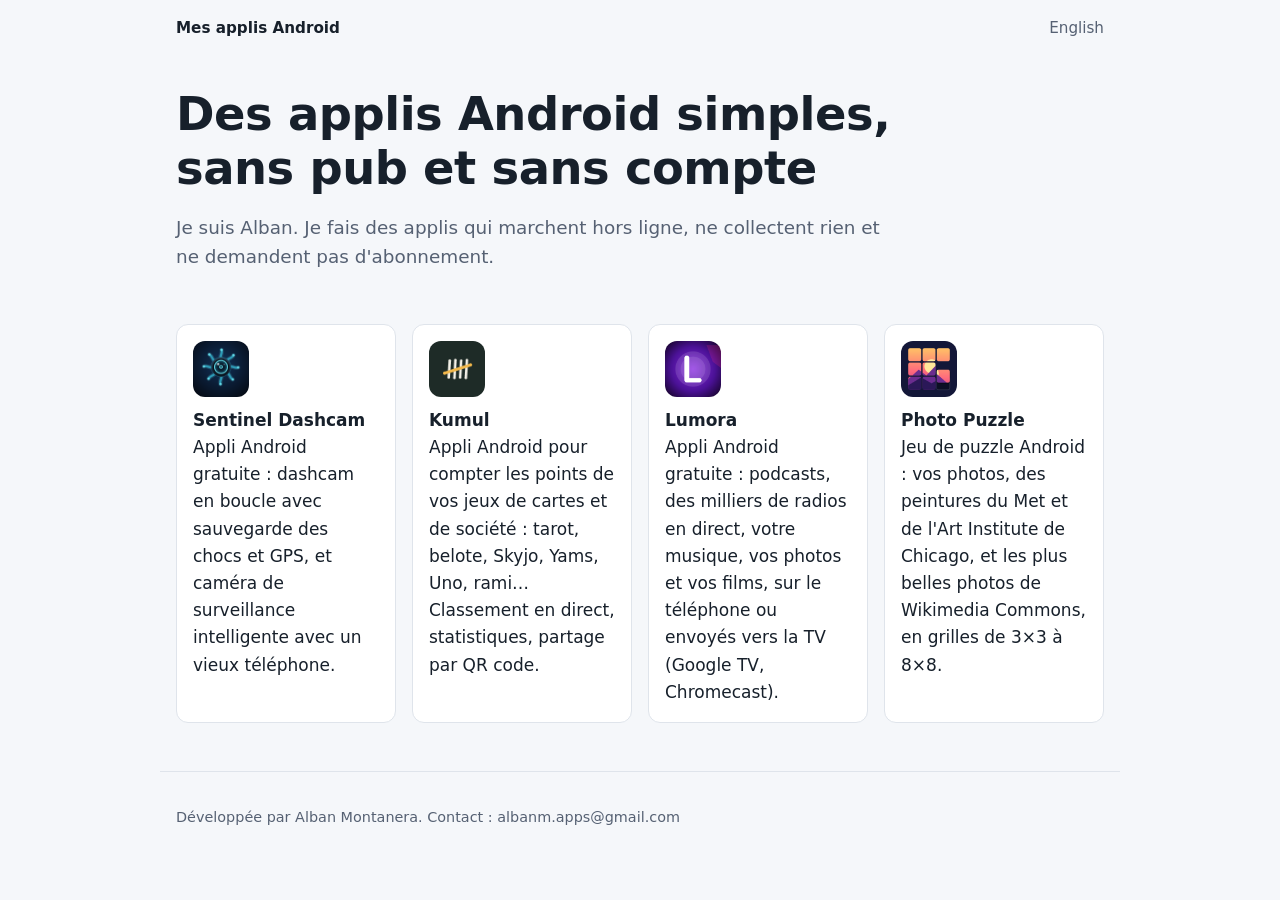
<file: index.html>
<!doctype html>
<html lang="fr"><head><meta charset="utf-8"><meta name="viewport" content="width=device-width,initial-scale=1">
<title>Applis Android d&#x27;Alban Montanera</title><meta name="description" content="Je suis Alban. Je fais des applis qui marchent hors ligne, ne collectent rien et ne demandent pas d&#x27;abonnement.">
<link rel="canonical" href="https://amontanera.github.io/"><link rel="alternate" hreflang="fr" href="https://amontanera.github.io/"><link rel="alternate" hreflang="en" href="https://amontanera.github.io/en/"><link rel="alternate" hreflang="x-default" href="https://amontanera.github.io/en/">
<meta property="og:title" content="Applis Android d&#x27;Alban Montanera"><meta property="og:description" content="Je suis Alban. Je fais des applis qui marchent hors ligne, ne collectent rien et ne demandent pas d&#x27;abonnement."><meta property="og:url" content="https://amontanera.github.io/">

<link rel="stylesheet" href="/style.css"><style>:root{--accent:#3b6ea5}</style>

</head><body>
<header class="top"><a href="/" class="home">Mes applis Android</a><a href="/en/" hreflang="en">English</a></header>
<main><section class="hero"><h1>Des applis Android simples, sans pub et sans compte</h1><p class="lede">Je suis Alban. Je fais des applis qui marchent hors ligne, ne collectent rien et ne demandent pas d&#x27;abonnement.</p></section><div class="cards"><a class="card" href="/sentinel/"><img src="/img/sentinel/icon.png" alt="" width="56" height="56">
<span><b>Sentinel Dashcam</b><br>Appli Android gratuite : dashcam en boucle avec sauvegarde des chocs et GPS, et caméra de surveillance intelligente avec un vieux téléphone.</span></a><a class="card" href="/kumul/"><img src="/img/kumul/icon.png" alt="" width="56" height="56">
<span><b>Kumul</b><br>Appli Android pour compter les points de vos jeux de cartes et de société : tarot, belote, Skyjo, Yams, Uno, rami… Classement en direct, statistiques, partage par QR code.</span></a><a class="card" href="/lumora/"><img src="/img/lumora/icon.png" alt="" width="56" height="56">
<span><b>Lumora</b><br>Appli Android gratuite : podcasts, des milliers de radios en direct, votre musique, vos photos et vos films, sur le téléphone ou envoyés vers la TV (Google TV, Chromecast).</span></a><a class="card" href="/puzzle/"><img src="/img/puzzle/icon.png" alt="" width="56" height="56">
<span><b>Photo Puzzle</b><br>Jeu de puzzle Android : vos photos, des peintures du Met et de l&#x27;Art Institute de Chicago, et les plus belles photos de Wikimedia Commons, en grilles de 3×3 à 8×8.</span></a></div></main>
<footer><p>Développée par Alban Montanera. Contact : albanm.apps@gmail.com</p></footer>
</body></html>
</file>
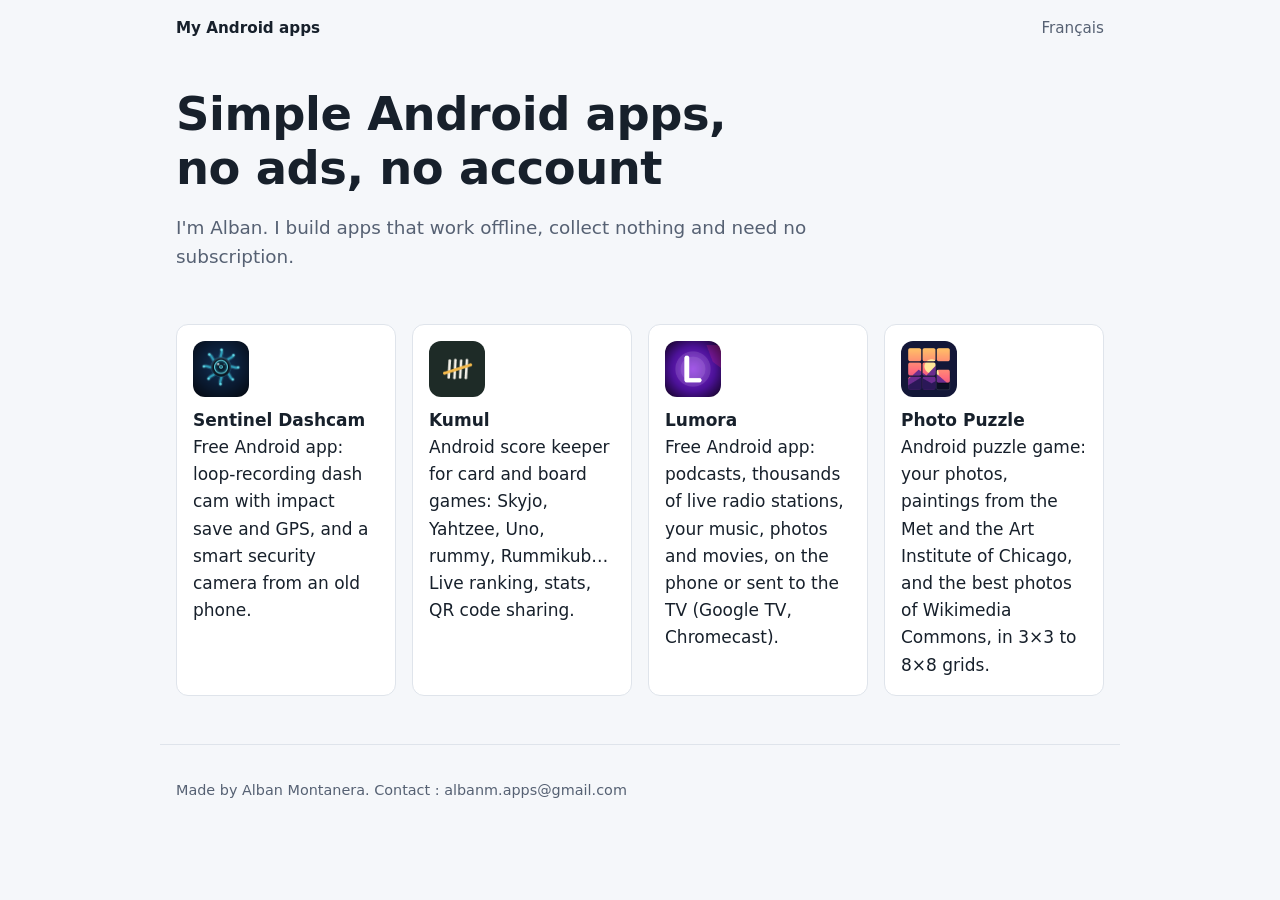
<file: en/index.html>
<!doctype html>
<html lang="en"><head><meta charset="utf-8"><meta name="viewport" content="width=device-width,initial-scale=1">
<title>Android apps by Alban Montanera</title><meta name="description" content="I&#x27;m Alban. I build apps that work offline, collect nothing and need no subscription.">
<link rel="canonical" href="https://amontanera.github.io/en/"><link rel="alternate" hreflang="fr" href="https://amontanera.github.io/"><link rel="alternate" hreflang="en" href="https://amontanera.github.io/en/"><link rel="alternate" hreflang="x-default" href="https://amontanera.github.io/en/">
<meta property="og:title" content="Android apps by Alban Montanera"><meta property="og:description" content="I&#x27;m Alban. I build apps that work offline, collect nothing and need no subscription."><meta property="og:url" content="https://amontanera.github.io/en/">

<link rel="stylesheet" href="/style.css"><style>:root{--accent:#3b6ea5}</style>

</head><body>
<header class="top"><a href="/en/" class="home">My Android apps</a><a href="/" hreflang="fr">Français</a></header>
<main><section class="hero"><h1>Simple Android apps, no ads, no account</h1><p class="lede">I&#x27;m Alban. I build apps that work offline, collect nothing and need no subscription.</p></section><div class="cards"><a class="card" href="/sentinel/en/"><img src="/img/sentinel/icon.png" alt="" width="56" height="56">
<span><b>Sentinel Dashcam</b><br>Free Android app: loop-recording dash cam with impact save and GPS, and a smart security camera from an old phone.</span></a><a class="card" href="/kumul/en/"><img src="/img/kumul/icon.png" alt="" width="56" height="56">
<span><b>Kumul</b><br>Android score keeper for card and board games: Skyjo, Yahtzee, Uno, rummy, Rummikub… Live ranking, stats, QR code sharing.</span></a><a class="card" href="/lumora/en/"><img src="/img/lumora/icon.png" alt="" width="56" height="56">
<span><b>Lumora</b><br>Free Android app: podcasts, thousands of live radio stations, your music, photos and movies, on the phone or sent to the TV (Google TV, Chromecast).</span></a><a class="card" href="/puzzle/en/"><img src="/img/puzzle/icon.png" alt="" width="56" height="56">
<span><b>Photo Puzzle</b><br>Android puzzle game: your photos, paintings from the Met and the Art Institute of Chicago, and the best photos of Wikimedia Commons, in 3×3 to 8×8 grids.</span></a></div></main>
<footer><p>Made by Alban Montanera. Contact : albanm.apps@gmail.com</p></footer>
</body></html>
</file>
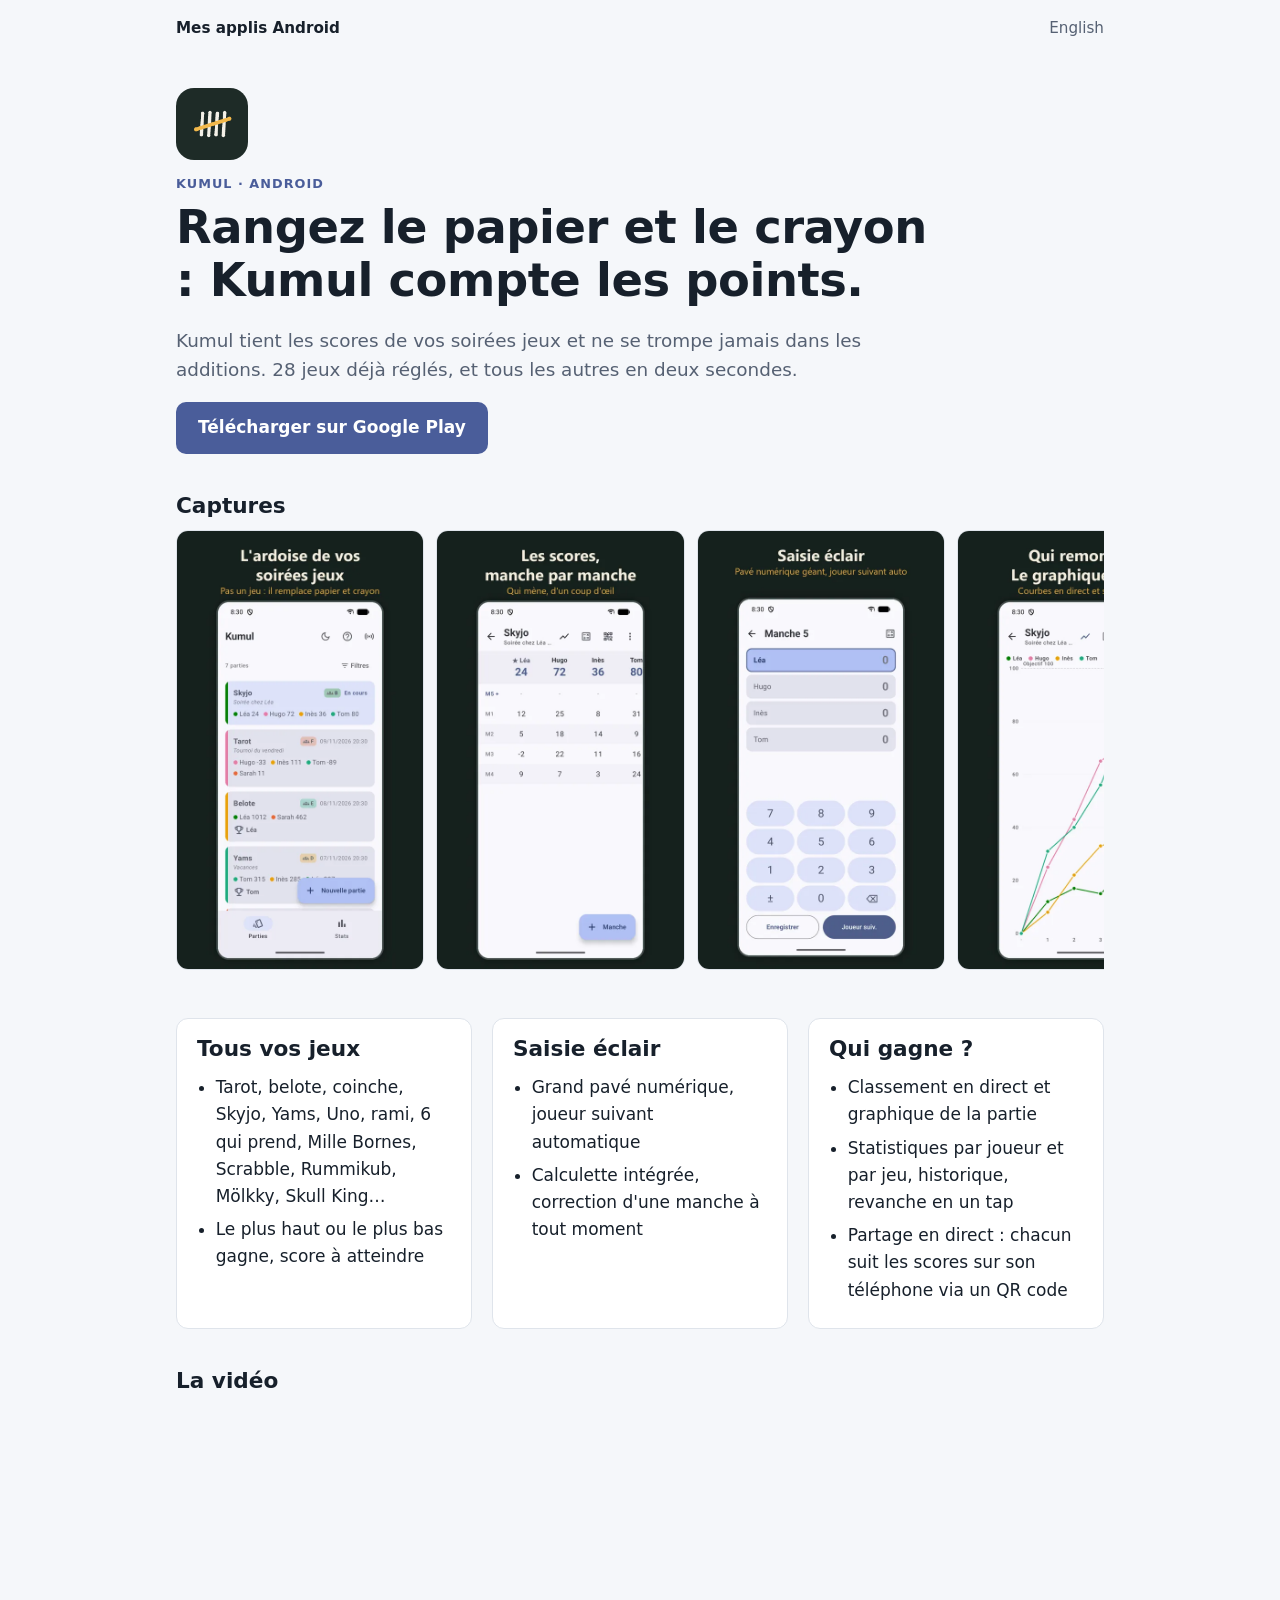
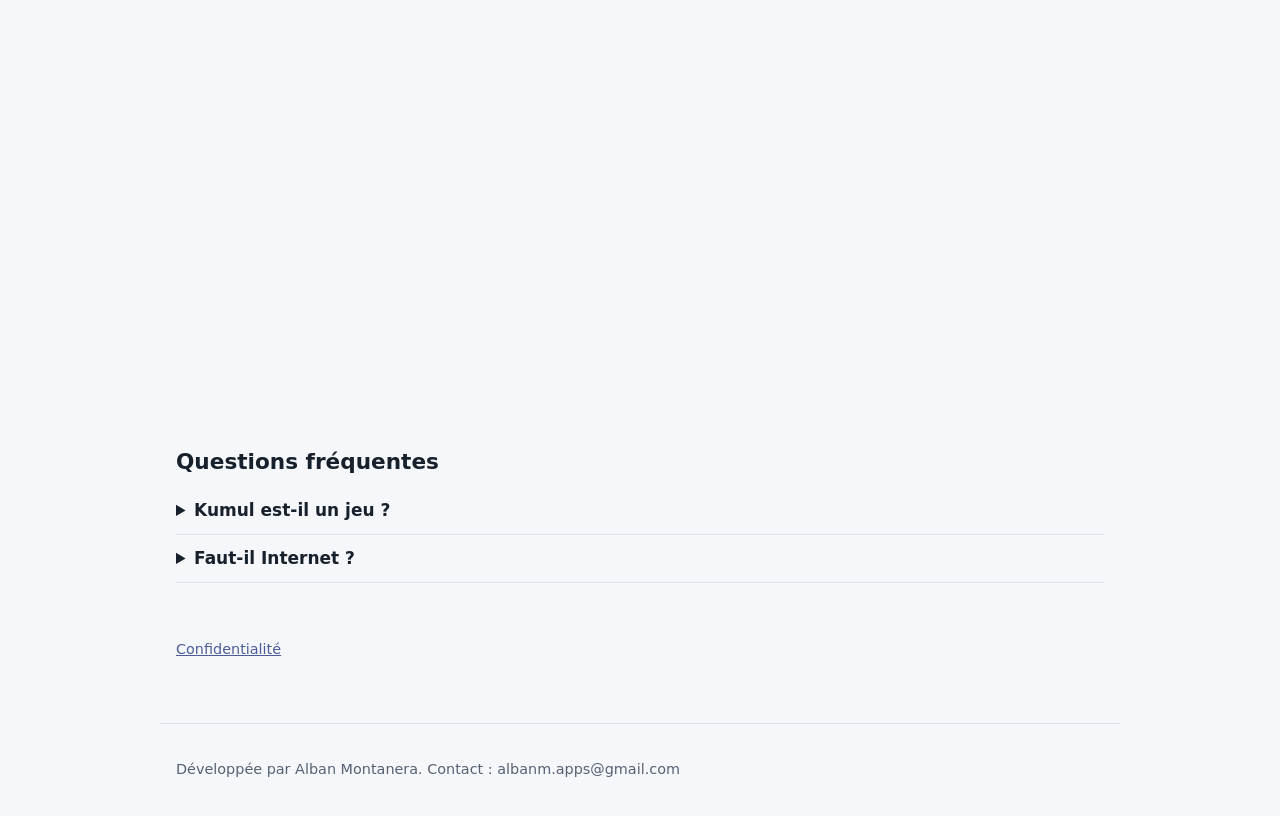
<file: kumul/index.html>
<!doctype html>
<html lang="fr"><head><meta charset="utf-8"><meta name="viewport" content="width=device-width,initial-scale=1">
<title>Kumul : compteur de points pour tarot, belote, Skyjo, Yams et tous vos jeux</title><meta name="description" content="Appli Android pour compter les points de vos jeux de cartes et de société : tarot, belote, Skyjo, Yams, Uno, rami… Classement en direct, statistiques, partage par QR code. Hors ligne, sans pub.">
<link rel="canonical" href="https://amontanera.github.io/kumul/"><link rel="alternate" hreflang="fr" href="https://amontanera.github.io/kumul/"><link rel="alternate" hreflang="en" href="https://amontanera.github.io/kumul/en/"><link rel="alternate" hreflang="x-default" href="https://amontanera.github.io/kumul/en/">
<meta property="og:title" content="Kumul : compteur de points pour tarot, belote, Skyjo, Yams et tous vos jeux"><meta property="og:description" content="Appli Android pour compter les points de vos jeux de cartes et de société : tarot, belote, Skyjo, Yams, Uno, rami… Classement en direct, statistiques, partage par QR code. Hors ligne, sans pub."><meta property="og:url" content="https://amontanera.github.io/kumul/">
<meta property="og:image" content="https://amontanera.github.io/img/kumul/fr-1.webp">
<link rel="stylesheet" href="/style.css"><style>:root{--accent:#4a5d9a}</style>
<link rel="icon" href="/img/kumul/icon.png">
</head><body>
<header class="top"><a href="/" class="home">Mes applis Android</a><a href="/kumul/en/" hreflang="en">English</a></header>
<main><section class="hero"><img src="/img/kumul/icon.png" alt="" width="72" height="72" class="icon">
<p class="eyebrow">Kumul · Android</p><h1>Rangez le papier et le crayon : Kumul compte les points.</h1><p class="lede">Kumul tient les scores de vos soirées jeux et ne se trompe jamais dans les additions. 28 jeux déjà réglés, et tous les autres en deux secondes.</p><a class="cta" href="https://play.google.com/store/apps/details?id=albanm.ardoise&hl=fr">Télécharger sur Google Play</a></section>
<section><h2>Captures</h2><div class="shots"><img src="/img/kumul/fr-1.webp" alt="Kumul 1" loading="lazy"><img src="/img/kumul/fr-2.webp" alt="Kumul 2" loading="lazy"><img src="/img/kumul/fr-3.webp" alt="Kumul 3" loading="lazy"><img src="/img/kumul/fr-4.webp" alt="Kumul 4" loading="lazy"><img src="/img/kumul/fr-5.webp" alt="Kumul 5" loading="lazy"><img src="/img/kumul/fr-6.webp" alt="Kumul 6" loading="lazy"></div></section>
<div class="feats"><section class="feat"><h2>Tous vos jeux</h2><ul><li>Tarot, belote, coinche, Skyjo, Yams, Uno, rami, 6 qui prend, Mille Bornes, Scrabble, Rummikub, Mölkky, Skull King…</li><li>Le plus haut ou le plus bas gagne, score à atteindre</li></ul></section><section class="feat"><h2>Saisie éclair</h2><ul><li>Grand pavé numérique, joueur suivant automatique</li><li>Calculette intégrée, correction d&#x27;une manche à tout moment</li></ul></section><section class="feat"><h2>Qui gagne ?</h2><ul><li>Classement en direct et graphique de la partie</li><li>Statistiques par joueur et par jeu, historique, revanche en un tap</li><li>Partage en direct : chacun suit les scores sur son téléphone via un QR code</li></ul></section></div><section><h2>La vidéo</h2><div class="vid"><iframe src="https://www.youtube-nocookie.com/embed/Qshrpmltm9o" title="Kumul" loading="lazy" allow="encrypted-media; picture-in-picture" allowfullscreen></iframe></div></section>
<section><h2>Questions fréquentes</h2><details><summary>Kumul est-il un jeu ?</summary><p>Non : c&#x27;est une feuille de score. Il remplace le papier et le crayon autour de la table.</p></details><details><summary>Faut-il Internet ?</summary><p>Non, Kumul fonctionne 100 % hors ligne, sans compte et sans publicité.</p></details></section>
<p class="small"><a href="/kumul/privacy/">Confidentialité</a></p><script type="application/ld+json">{"@context":"https://schema.org","@type":"SoftwareApplication","name":"Kumul","operatingSystem":"Android","applicationCategory":"GameApplication","offers":{"@type":"Offer","price":"0","priceCurrency":"EUR"},"author":{"@type":"Person","name":"Alban Montanera"},"downloadUrl":"https://play.google.com/store/apps/details?id=albanm.ardoise"}</script></main>
<footer><p>Développée par Alban Montanera. Contact : albanm.apps@gmail.com</p></footer>
</body></html>
</file>
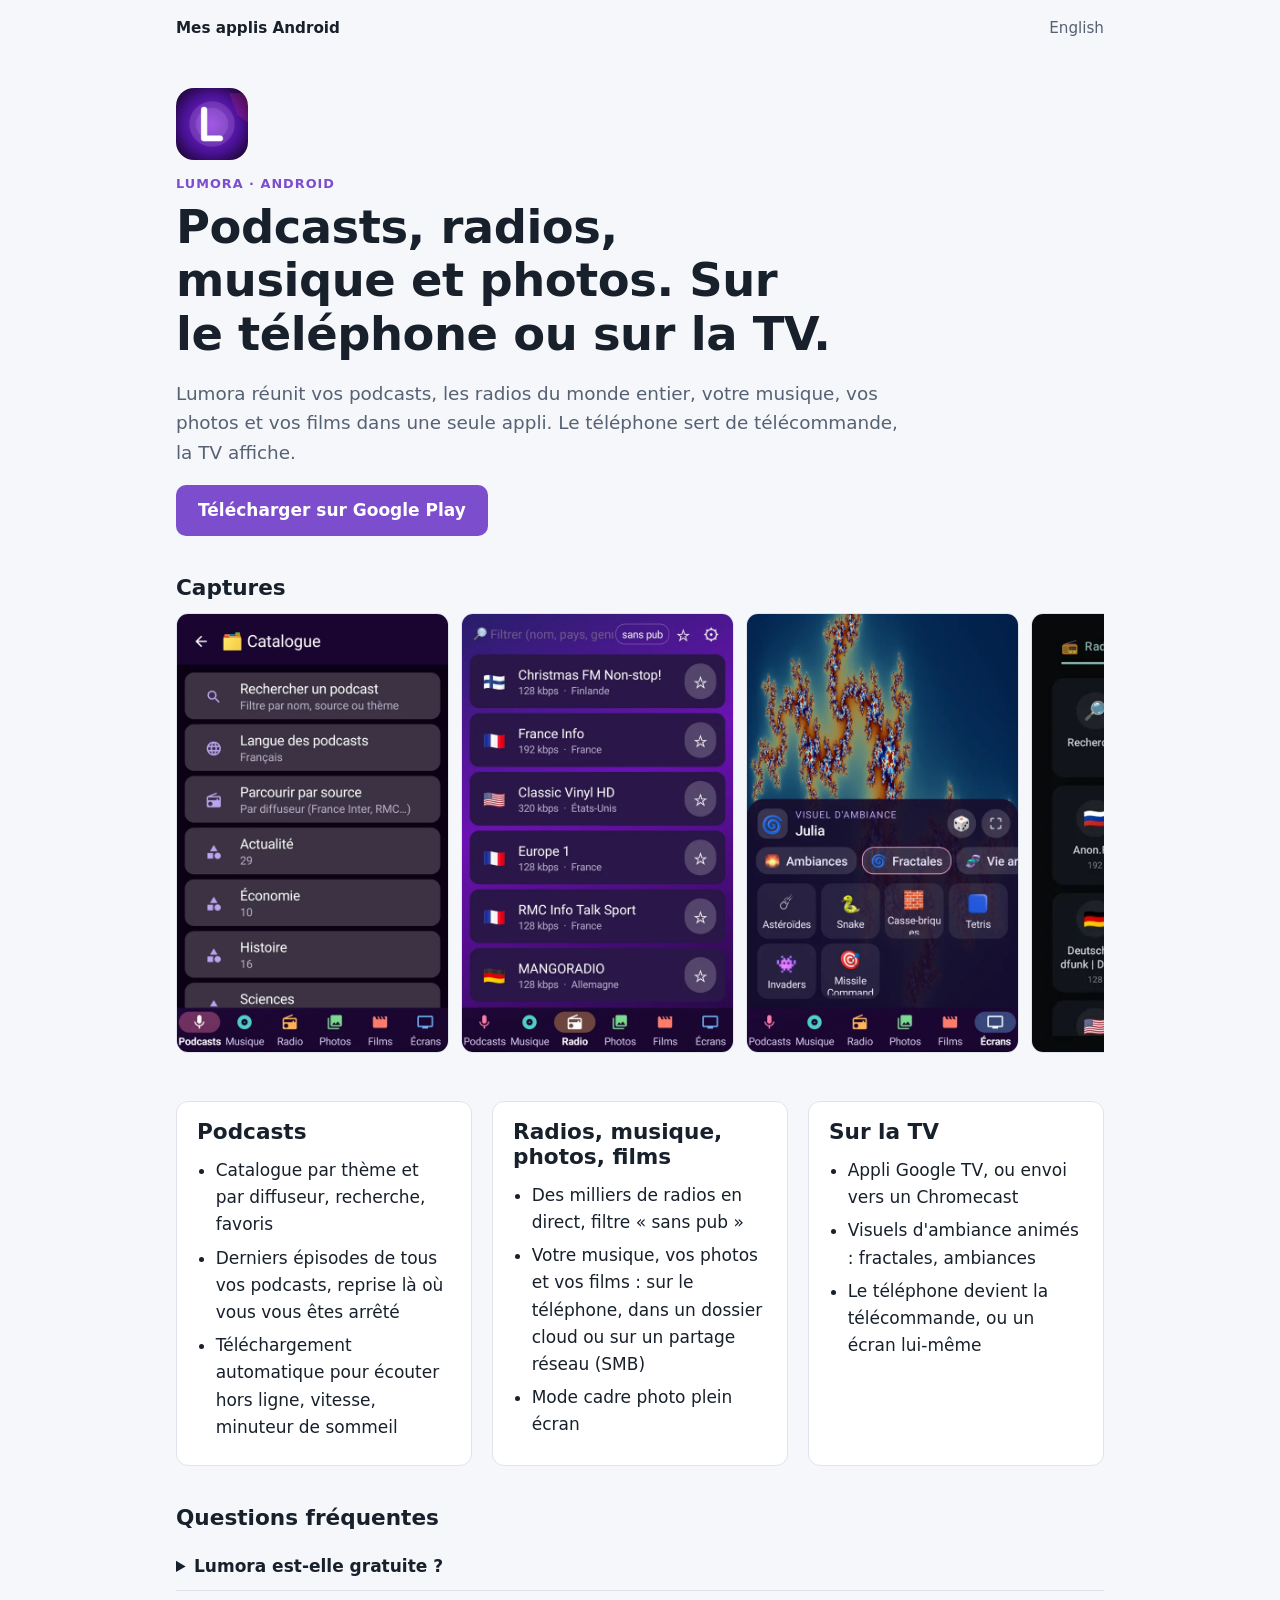
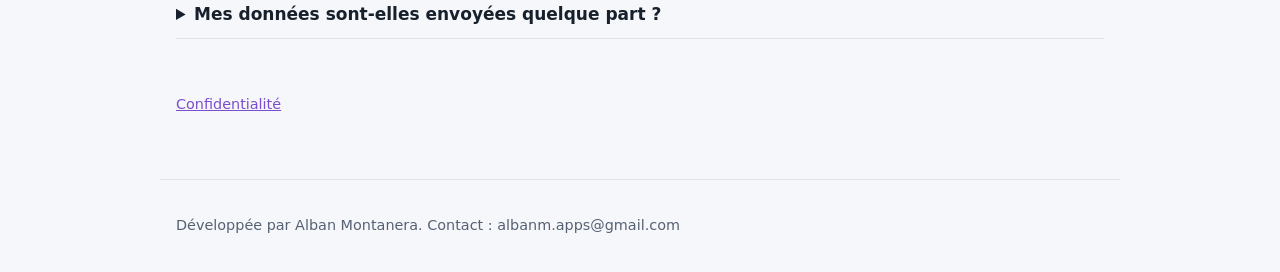
<file: lumora/index.html>
<!doctype html>
<html lang="fr"><head><meta charset="utf-8"><meta name="viewport" content="width=device-width,initial-scale=1">
<title>Lumora : podcasts, radios, musique et photos sur votre téléphone et votre Google TV</title><meta name="description" content="Appli Android gratuite : podcasts, des milliers de radios en direct, votre musique, vos photos et vos films, sur le téléphone ou envoyés vers la TV (Google TV, Chromecast). Sans compte, sans publicité.">
<link rel="canonical" href="https://amontanera.github.io/lumora/"><link rel="alternate" hreflang="fr" href="https://amontanera.github.io/lumora/"><link rel="alternate" hreflang="en" href="https://amontanera.github.io/lumora/en/"><link rel="alternate" hreflang="x-default" href="https://amontanera.github.io/lumora/en/">
<meta property="og:title" content="Lumora : podcasts, radios, musique et photos sur votre téléphone et votre Google TV"><meta property="og:description" content="Appli Android gratuite : podcasts, des milliers de radios en direct, votre musique, vos photos et vos films, sur le téléphone ou envoyés vers la TV (Google TV, Chromecast). Sans compte, sans publicité."><meta property="og:url" content="https://amontanera.github.io/lumora/">
<meta property="og:image" content="https://amontanera.github.io/img/lumora/fr-1.webp">
<link rel="stylesheet" href="/style.css"><style>:root{--accent:#7c4dcc}</style>
<link rel="icon" href="/img/lumora/icon.png">
</head><body>
<header class="top"><a href="/" class="home">Mes applis Android</a><a href="/lumora/en/" hreflang="en">English</a></header>
<main><section class="hero"><img src="/img/lumora/icon.png" alt="" width="72" height="72" class="icon">
<p class="eyebrow">Lumora · Android</p><h1>Podcasts, radios, musique et photos. Sur le téléphone ou sur la TV.</h1><p class="lede">Lumora réunit vos podcasts, les radios du monde entier, votre musique, vos photos et vos films dans une seule appli. Le téléphone sert de télécommande, la TV affiche.</p><a class="cta" href="https://play.google.com/store/apps/details?id=albanm.lumora&hl=fr">Télécharger sur Google Play</a></section>
<section><h2>Captures</h2><div class="shots"><img src="/img/lumora/fr-1.webp" alt="Lumora 1" loading="lazy"><img src="/img/lumora/fr-2.webp" alt="Lumora 2" loading="lazy"><img src="/img/lumora/fr-3.webp" alt="Lumora 3" loading="lazy"><img src="/img/lumora/fr-4.webp" alt="Lumora 4" loading="lazy"><img src="/img/lumora/fr-5.webp" alt="Lumora 5" loading="lazy"></div></section>
<div class="feats"><section class="feat"><h2>Podcasts</h2><ul><li>Catalogue par thème et par diffuseur, recherche, favoris</li><li>Derniers épisodes de tous vos podcasts, reprise là où vous vous êtes arrêté</li><li>Téléchargement automatique pour écouter hors ligne, vitesse, minuteur de sommeil</li></ul></section><section class="feat"><h2>Radios, musique, photos, films</h2><ul><li>Des milliers de radios en direct, filtre « sans pub »</li><li>Votre musique, vos photos et vos films : sur le téléphone, dans un dossier cloud ou sur un partage réseau (SMB)</li><li>Mode cadre photo plein écran</li></ul></section><section class="feat"><h2>Sur la TV</h2><ul><li>Appli Google TV, ou envoi vers un Chromecast</li><li>Visuels d&#x27;ambiance animés : fractales, ambiances</li><li>Le téléphone devient la télécommande, ou un écran lui-même</li></ul></section></div>
<section><h2>Questions fréquentes</h2><details><summary>Lumora est-elle gratuite ?</summary><p>Oui, sans publicité et sans compte. Un achat unique débloque les options avancées.</p></details><details><summary>Mes données sont-elles envoyées quelque part ?</summary><p>Non. Aucune donnée collectée, aucun suivi. Tout reste sur vos appareils et votre réseau local.</p></details></section>
<p class="small"><a href="/lumora/privacy/">Confidentialité</a></p><script type="application/ld+json">{"@context":"https://schema.org","@type":"SoftwareApplication","name":"Lumora","operatingSystem":"Android","applicationCategory":"MultimediaApplication","offers":{"@type":"Offer","price":"0","priceCurrency":"EUR"},"author":{"@type":"Person","name":"Alban Montanera"},"downloadUrl":"https://play.google.com/store/apps/details?id=albanm.lumora"}</script></main>
<footer><p>Développée par Alban Montanera. Contact : albanm.apps@gmail.com</p></footer>
</body></html>
</file>
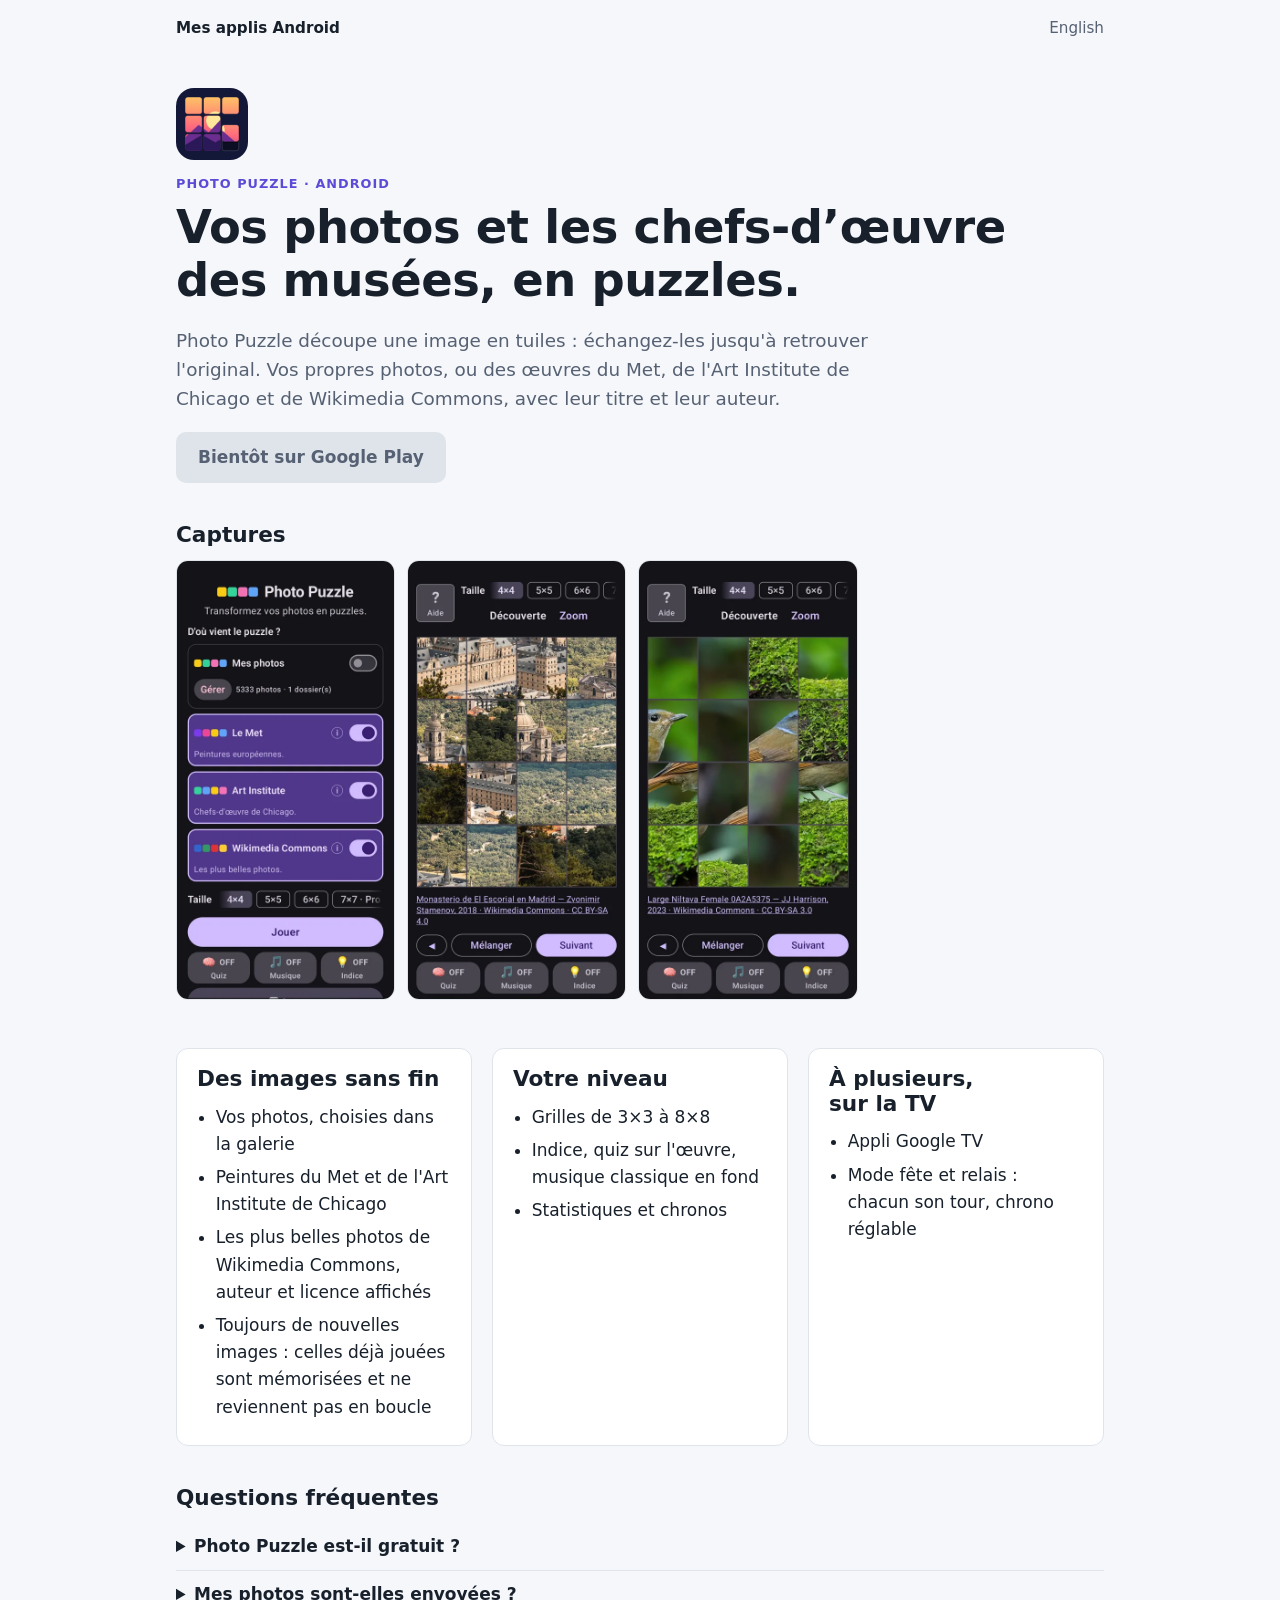
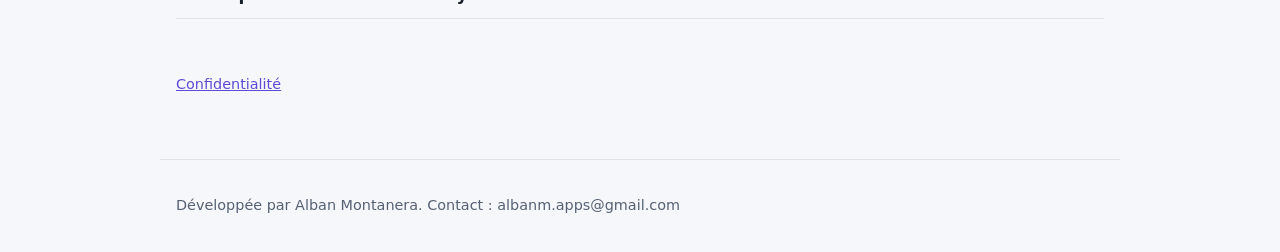
<file: puzzle/index.html>
<!doctype html>
<html lang="fr"><head><meta charset="utf-8"><meta name="viewport" content="width=device-width,initial-scale=1">
<title>Photo Puzzle : vos photos et les chefs-d’œuvre des musées en puzzles, sur téléphone et TV</title><meta name="description" content="Jeu de puzzle Android : vos photos, des peintures du Met et de l&#x27;Art Institute de Chicago, et les plus belles photos de Wikimedia Commons, en grilles de 3×3 à 8×8. Sur téléphone et Google TV.">
<link rel="canonical" href="https://amontanera.github.io/puzzle/"><link rel="alternate" hreflang="fr" href="https://amontanera.github.io/puzzle/"><link rel="alternate" hreflang="en" href="https://amontanera.github.io/puzzle/en/"><link rel="alternate" hreflang="x-default" href="https://amontanera.github.io/puzzle/en/">
<meta property="og:title" content="Photo Puzzle : vos photos et les chefs-d’œuvre des musées en puzzles, sur téléphone et TV"><meta property="og:description" content="Jeu de puzzle Android : vos photos, des peintures du Met et de l&#x27;Art Institute de Chicago, et les plus belles photos de Wikimedia Commons, en grilles de 3×3 à 8×8. Sur téléphone et Google TV."><meta property="og:url" content="https://amontanera.github.io/puzzle/">
<meta property="og:image" content="https://amontanera.github.io/img/puzzle/fr-1.webp">
<link rel="stylesheet" href="/style.css"><style>:root{--accent:#5b4bd6}</style>
<link rel="icon" href="/img/puzzle/icon.png">
</head><body>
<header class="top"><a href="/" class="home">Mes applis Android</a><a href="/puzzle/en/" hreflang="en">English</a></header>
<main><section class="hero"><img src="/img/puzzle/icon.png" alt="" width="72" height="72" class="icon">
<p class="eyebrow">Photo Puzzle · Android</p><h1>Vos photos et les chefs-d’œuvre des musées, en puzzles.</h1><p class="lede">Photo Puzzle découpe une image en tuiles : échangez-les jusqu&#x27;à retrouver l&#x27;original. Vos propres photos, ou des œuvres du Met, de l&#x27;Art Institute de Chicago et de Wikimedia Commons, avec leur titre et leur auteur.</p><span class="cta off">Bientôt sur Google Play</span></section>
<section><h2>Captures</h2><div class="shots"><img src="/img/puzzle/fr-1.webp" alt="Photo Puzzle 1" loading="lazy"><img src="/img/puzzle/fr-2.webp" alt="Photo Puzzle 2" loading="lazy"><img src="/img/puzzle/fr-3.webp" alt="Photo Puzzle 3" loading="lazy"></div></section>
<div class="feats"><section class="feat"><h2>Des images sans fin</h2><ul><li>Vos photos, choisies dans la galerie</li><li>Peintures du Met et de l&#x27;Art Institute de Chicago</li><li>Les plus belles photos de Wikimedia Commons, auteur et licence affichés</li><li>Toujours de nouvelles images : celles déjà jouées sont mémorisées et ne reviennent pas en boucle</li></ul></section><section class="feat"><h2>Votre niveau</h2><ul><li>Grilles de 3×3 à 8×8</li><li>Indice, quiz sur l&#x27;œuvre, musique classique en fond</li><li>Statistiques et chronos</li></ul></section><section class="feat"><h2>À plusieurs, sur la TV</h2><ul><li>Appli Google TV</li><li>Mode fête et relais : chacun son tour, chrono réglable</li></ul></section></div>
<section><h2>Questions fréquentes</h2><details><summary>Photo Puzzle est-il gratuit ?</summary><p>Oui. Le Pro, en achat unique, débloque les grandes grilles et les photos d&#x27;un NAS.</p></details><details><summary>Mes photos sont-elles envoyées ?</summary><p>Non, elles restent sur votre appareil.</p></details></section>
<p class="small"><a href="/puzzle/privacy/">Confidentialité</a></p><script type="application/ld+json">{"@context":"https://schema.org","@type":"SoftwareApplication","name":"Photo Puzzle","operatingSystem":"Android","applicationCategory":"GameApplication","offers":{"@type":"Offer","price":"0","priceCurrency":"EUR"},"author":{"@type":"Person","name":"Alban Montanera"}}</script></main>
<footer><p>Développée par Alban Montanera. Contact : albanm.apps@gmail.com</p></footer>
</body></html>
</file>
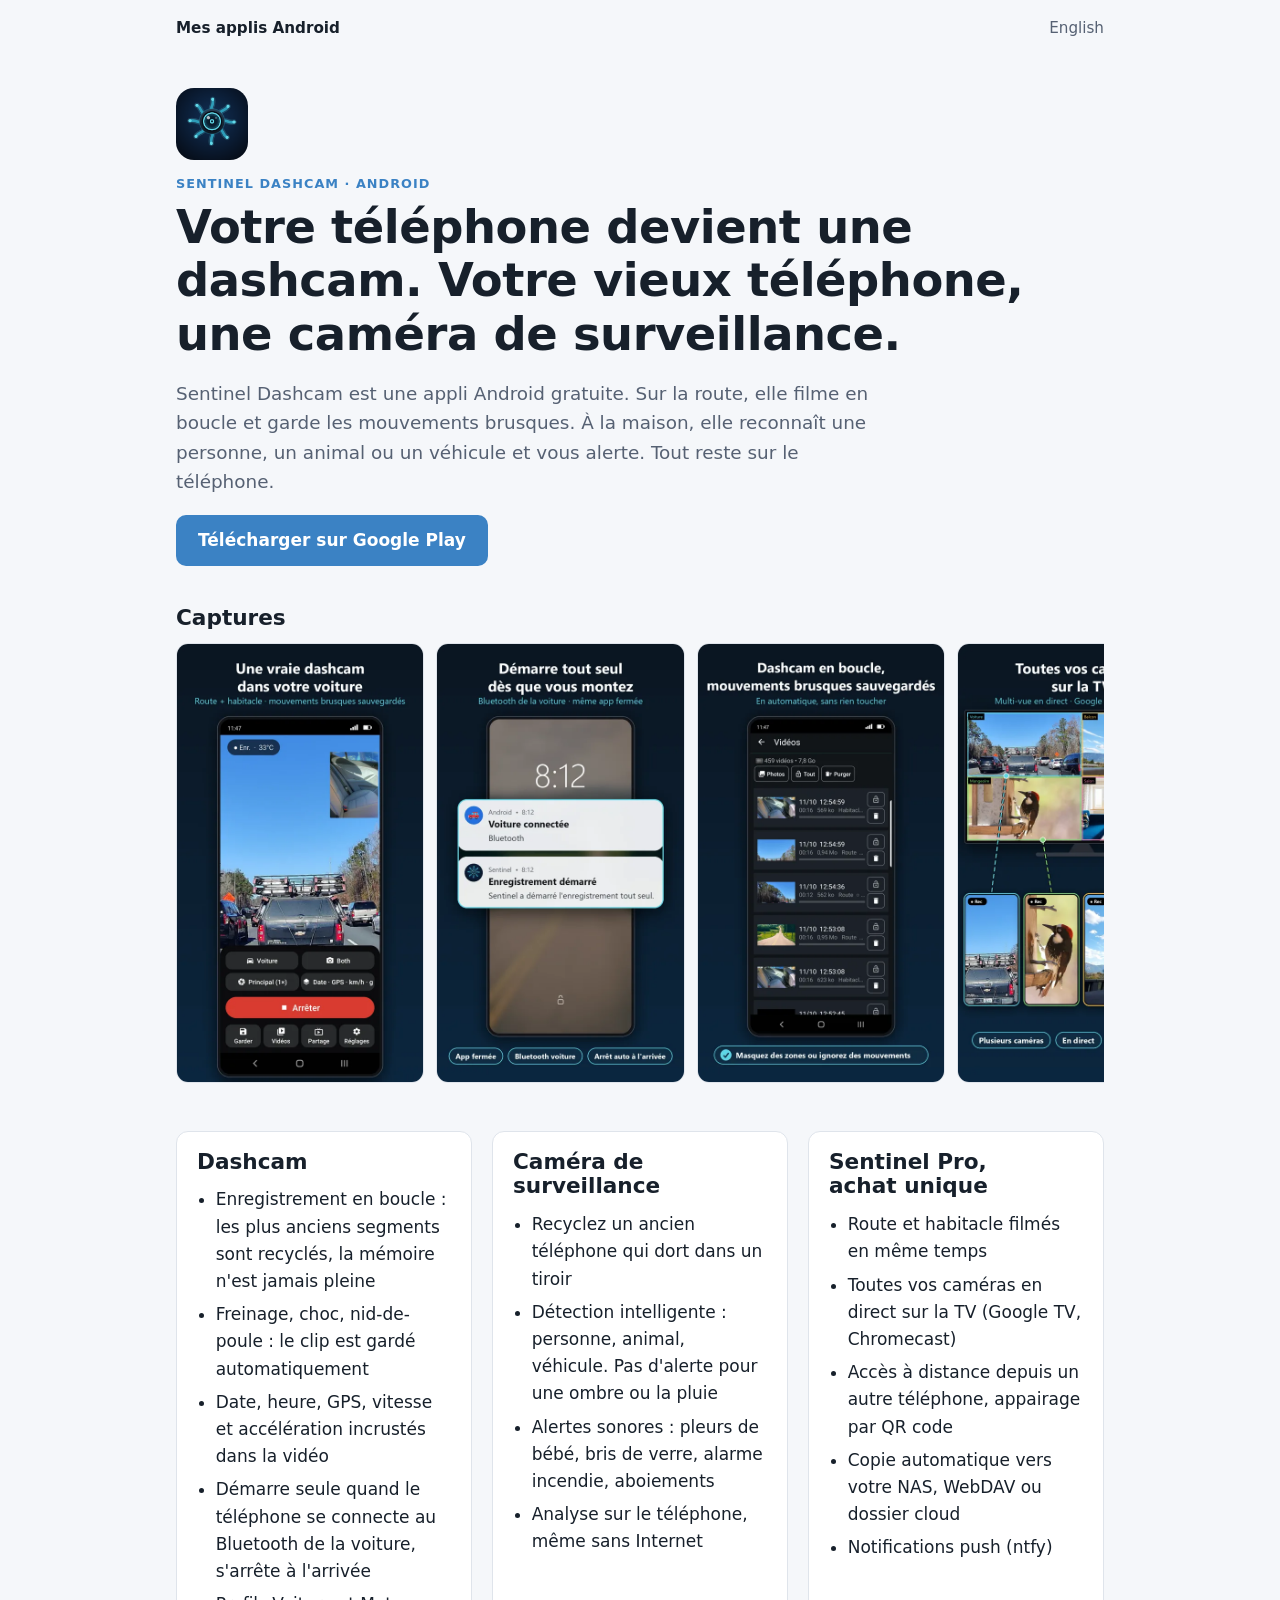
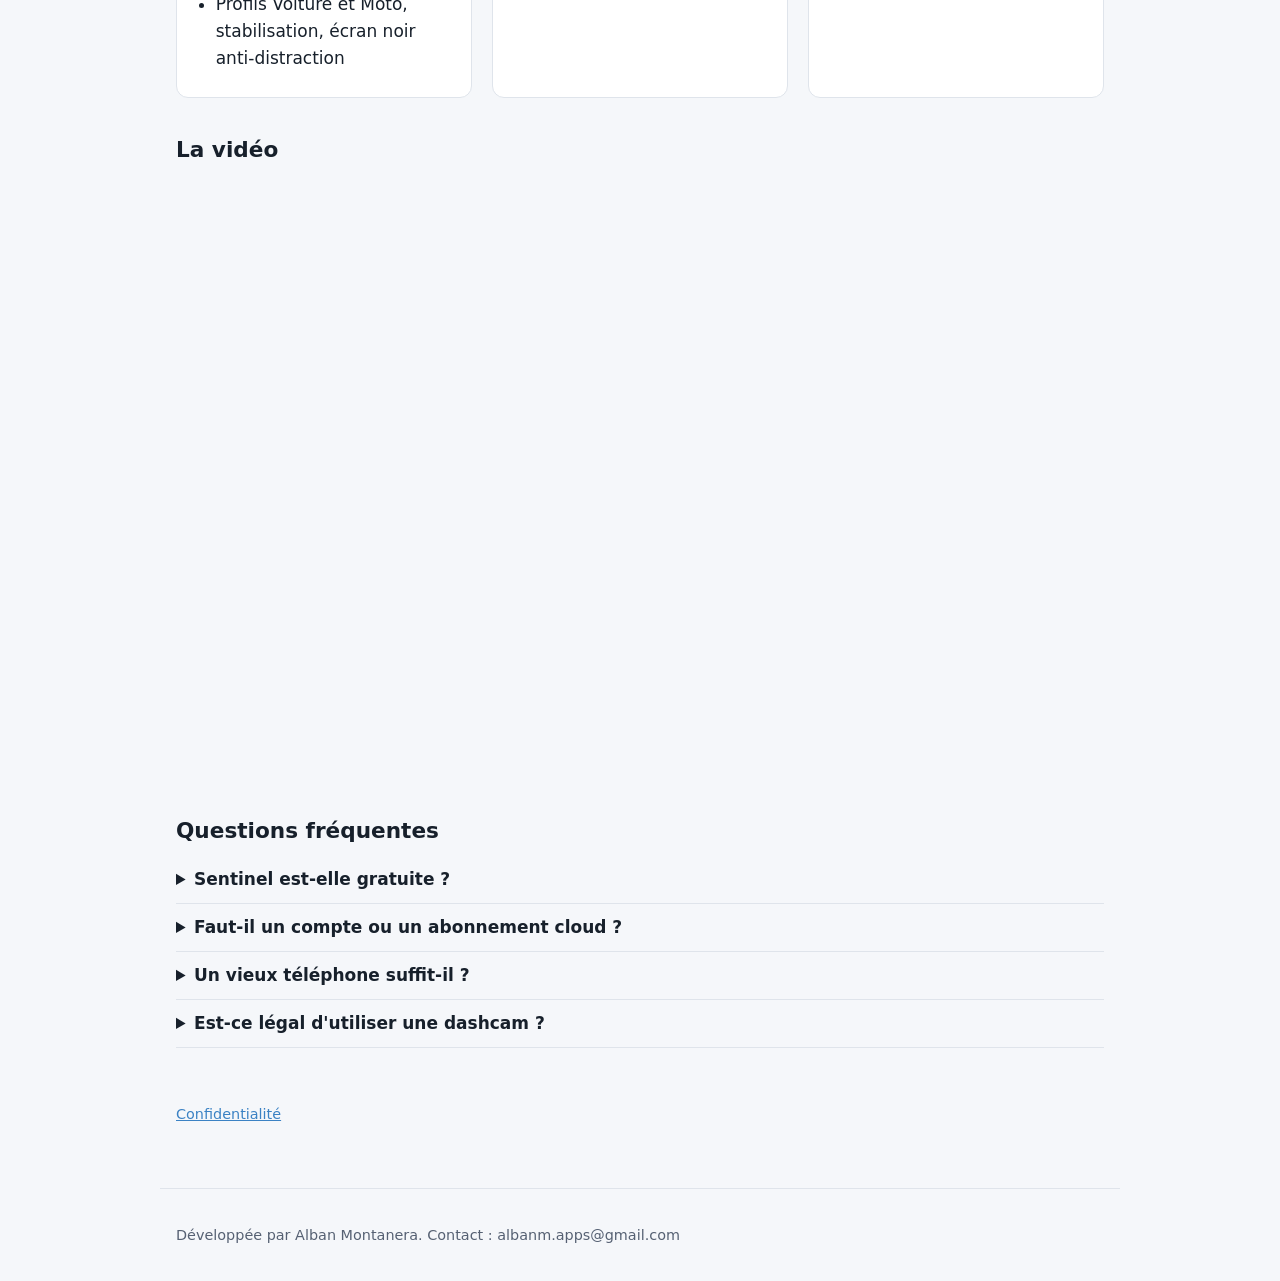
<file: sentinel/index.html>
<!doctype html>
<html lang="fr"><head><meta charset="utf-8"><meta name="viewport" content="width=device-width,initial-scale=1">
<title>Sentinel Dashcam : votre téléphone Android devient une dashcam et une caméra de surveillance</title><meta name="description" content="Appli Android gratuite : dashcam en boucle avec sauvegarde des chocs et GPS, et caméra de surveillance intelligente avec un vieux téléphone. Sans abonnement, sans cloud, sans compte.">
<link rel="canonical" href="https://amontanera.github.io/sentinel/"><link rel="alternate" hreflang="fr" href="https://amontanera.github.io/sentinel/"><link rel="alternate" hreflang="en" href="https://amontanera.github.io/sentinel/en/"><link rel="alternate" hreflang="x-default" href="https://amontanera.github.io/sentinel/en/">
<meta property="og:title" content="Sentinel Dashcam : votre téléphone Android devient une dashcam et une caméra de surveillance"><meta property="og:description" content="Appli Android gratuite : dashcam en boucle avec sauvegarde des chocs et GPS, et caméra de surveillance intelligente avec un vieux téléphone. Sans abonnement, sans cloud, sans compte."><meta property="og:url" content="https://amontanera.github.io/sentinel/">
<meta property="og:image" content="https://amontanera.github.io/img/sentinel/fr-1.webp">
<link rel="stylesheet" href="/style.css"><style>:root{--accent:#3b82c4}</style>
<link rel="icon" href="/img/sentinel/icon.png">
</head><body>
<header class="top"><a href="/" class="home">Mes applis Android</a><a href="/sentinel/en/" hreflang="en">English</a></header>
<main><section class="hero"><img src="/img/sentinel/icon.png" alt="" width="72" height="72" class="icon">
<p class="eyebrow">Sentinel Dashcam · Android</p><h1>Votre téléphone devient une dashcam. Votre vieux téléphone, une caméra de surveillance.</h1><p class="lede">Sentinel Dashcam est une appli Android gratuite. Sur la route, elle filme en boucle et garde les mouvements brusques. À la maison, elle reconnaît une personne, un animal ou un véhicule et vous alerte. Tout reste sur le téléphone.</p><a class="cta" href="https://play.google.com/store/apps/details?id=albanm.dashcam&hl=fr">Télécharger sur Google Play</a></section>
<section><h2>Captures</h2><div class="shots"><img src="/img/sentinel/fr-1.webp" alt="Sentinel Dashcam 1" loading="lazy"><img src="/img/sentinel/fr-2.webp" alt="Sentinel Dashcam 2" loading="lazy"><img src="/img/sentinel/fr-3.webp" alt="Sentinel Dashcam 3" loading="lazy"><img src="/img/sentinel/fr-4.webp" alt="Sentinel Dashcam 4" loading="lazy"><img src="/img/sentinel/fr-5.webp" alt="Sentinel Dashcam 5" loading="lazy"><img src="/img/sentinel/fr-6.webp" alt="Sentinel Dashcam 6" loading="lazy"><img src="/img/sentinel/fr-7.webp" alt="Sentinel Dashcam 7" loading="lazy"><img src="/img/sentinel/fr-8.webp" alt="Sentinel Dashcam 8" loading="lazy"></div></section>
<div class="feats"><section class="feat"><h2>Dashcam</h2><ul><li>Enregistrement en boucle : les plus anciens segments sont recyclés, la mémoire n&#x27;est jamais pleine</li><li>Freinage, choc, nid-de-poule : le clip est gardé automatiquement</li><li>Date, heure, GPS, vitesse et accélération incrustés dans la vidéo</li><li>Démarre seule quand le téléphone se connecte au Bluetooth de la voiture, s&#x27;arrête à l&#x27;arrivée</li><li>Profils Voiture et Moto, stabilisation, écran noir anti-distraction</li></ul></section><section class="feat"><h2>Caméra de surveillance</h2><ul><li>Recyclez un ancien téléphone qui dort dans un tiroir</li><li>Détection intelligente : personne, animal, véhicule. Pas d&#x27;alerte pour une ombre ou la pluie</li><li>Alertes sonores : pleurs de bébé, bris de verre, alarme incendie, aboiements</li><li>Analyse sur le téléphone, même sans Internet</li></ul></section><section class="feat"><h2>Sentinel Pro, achat unique</h2><ul><li>Route et habitacle filmés en même temps</li><li>Toutes vos caméras en direct sur la TV (Google TV, Chromecast)</li><li>Accès à distance depuis un autre téléphone, appairage par QR code</li><li>Copie automatique vers votre NAS, WebDAV ou dossier cloud</li><li>Notifications push (ntfy)</li></ul></section></div><section><h2>La vidéo</h2><div class="vid"><iframe src="https://www.youtube-nocookie.com/embed/KjieY9UvwD4" title="Sentinel Dashcam" loading="lazy" allow="encrypted-media; picture-in-picture" allowfullscreen></iframe></div></section>
<section><h2>Questions fréquentes</h2><details><summary>Sentinel est-elle gratuite ?</summary><p>Oui. La dashcam, la surveillance et la détection sont gratuites, sans publicité. Sentinel Pro est un achat unique, sans abonnement.</p></details><details><summary>Faut-il un compte ou un abonnement cloud ?</summary><p>Non. Aucun compte, aucun serveur. Les vidéos restent sur le téléphone, ou vont uniquement là où vous les envoyez (NAS, WebDAV, dossier cloud).</p></details><details><summary>Un vieux téléphone suffit-il ?</summary><p>Oui, Sentinel fonctionne sur Android 8 et plus. Un ancien téléphone branché sur secteur fait une très bonne caméra de surveillance.</p></details><details><summary>Est-ce légal d&#x27;utiliser une dashcam ?</summary><p>Les règles varient selon les pays, en particulier pour l&#x27;audio et la diffusion des images. Renseignez-vous sur la loi locale.</p></details></section>
<p class="small"><a href="/sentinel/privacy/">Confidentialité</a></p><script type="application/ld+json">{"@context":"https://schema.org","@type":"SoftwareApplication","name":"Sentinel Dashcam","operatingSystem":"Android","applicationCategory":"UtilitiesApplication","offers":{"@type":"Offer","price":"0","priceCurrency":"EUR"},"author":{"@type":"Person","name":"Alban Montanera"},"downloadUrl":"https://play.google.com/store/apps/details?id=albanm.dashcam"}</script></main>
<footer><p>Développée par Alban Montanera. Contact : albanm.apps@gmail.com</p></footer>
</body></html>
</file>
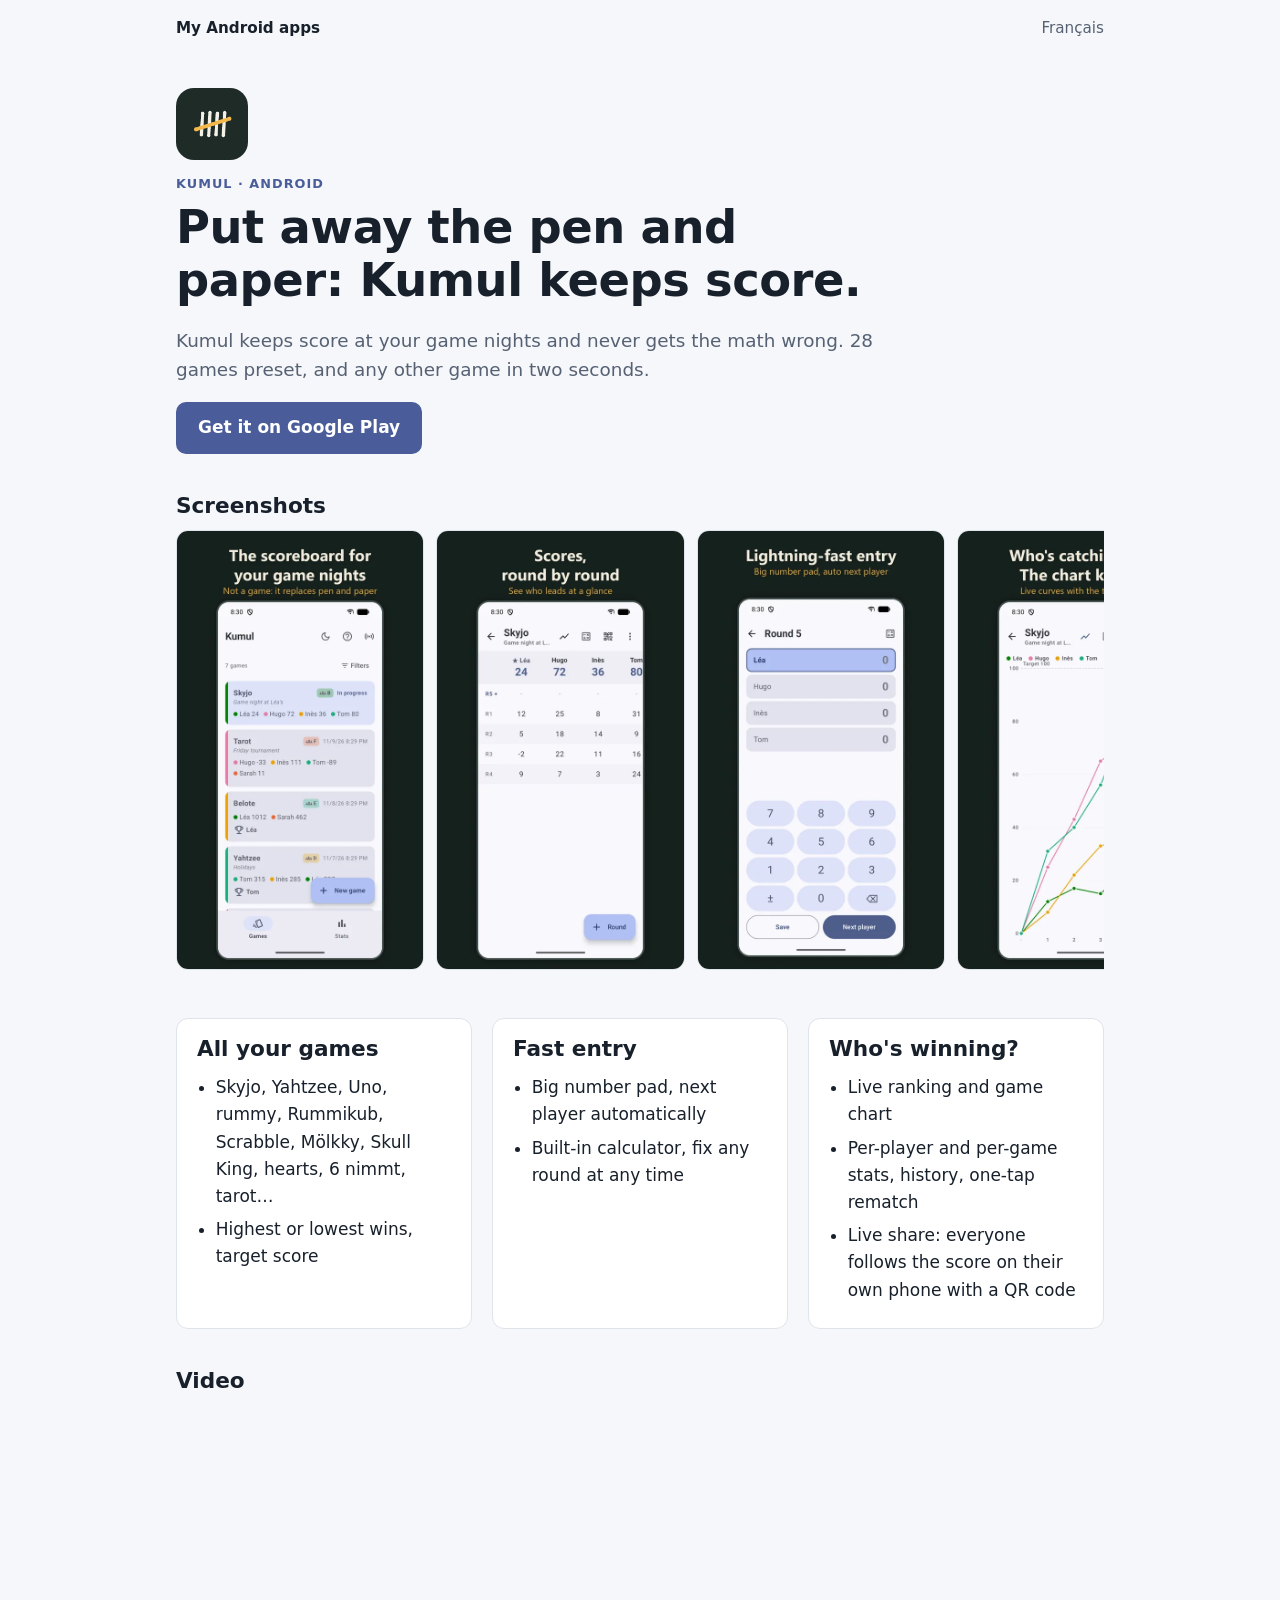
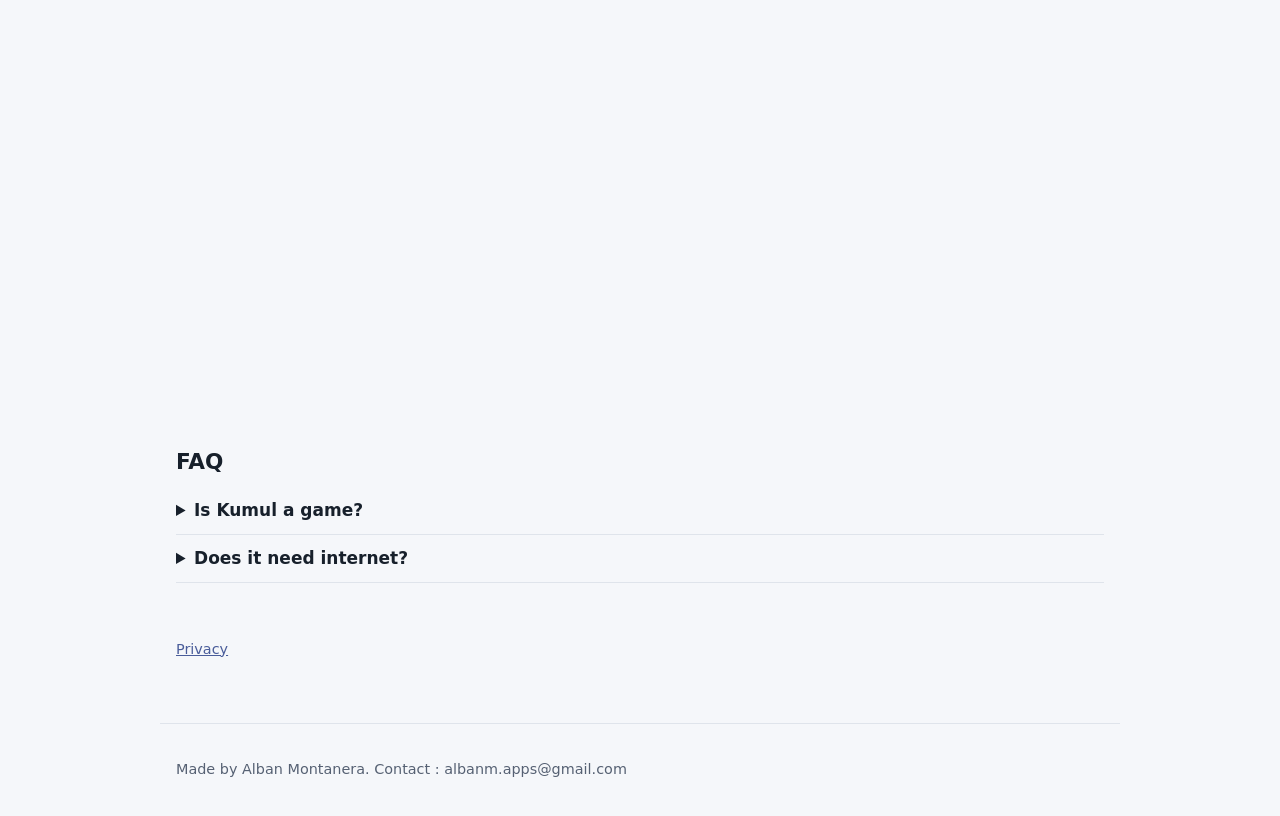
<file: kumul/en/index.html>
<!doctype html>
<html lang="en"><head><meta charset="utf-8"><meta name="viewport" content="width=device-width,initial-scale=1">
<title>Kumul: score keeper for Skyjo, Yahtzee, rummy and all your card and board games</title><meta name="description" content="Android score keeper for card and board games: Skyjo, Yahtzee, Uno, rummy, Rummikub… Live ranking, stats, QR code sharing. Offline, no ads.">
<link rel="canonical" href="https://amontanera.github.io/kumul/en/"><link rel="alternate" hreflang="fr" href="https://amontanera.github.io/kumul/"><link rel="alternate" hreflang="en" href="https://amontanera.github.io/kumul/en/"><link rel="alternate" hreflang="x-default" href="https://amontanera.github.io/kumul/en/">
<meta property="og:title" content="Kumul: score keeper for Skyjo, Yahtzee, rummy and all your card and board games"><meta property="og:description" content="Android score keeper for card and board games: Skyjo, Yahtzee, Uno, rummy, Rummikub… Live ranking, stats, QR code sharing. Offline, no ads."><meta property="og:url" content="https://amontanera.github.io/kumul/en/">
<meta property="og:image" content="https://amontanera.github.io/img/kumul/en-1.webp">
<link rel="stylesheet" href="/style.css"><style>:root{--accent:#4a5d9a}</style>
<link rel="icon" href="/img/kumul/icon.png">
</head><body>
<header class="top"><a href="/en/" class="home">My Android apps</a><a href="/kumul/" hreflang="fr">Français</a></header>
<main><section class="hero"><img src="/img/kumul/icon.png" alt="" width="72" height="72" class="icon">
<p class="eyebrow">Kumul · Android</p><h1>Put away the pen and paper: Kumul keeps score.</h1><p class="lede">Kumul keeps score at your game nights and never gets the math wrong. 28 games preset, and any other game in two seconds.</p><a class="cta" href="https://play.google.com/store/apps/details?id=albanm.ardoise&hl=en">Get it on Google Play</a></section>
<section><h2>Screenshots</h2><div class="shots"><img src="/img/kumul/en-1.webp" alt="Kumul 1" loading="lazy"><img src="/img/kumul/en-2.webp" alt="Kumul 2" loading="lazy"><img src="/img/kumul/en-3.webp" alt="Kumul 3" loading="lazy"><img src="/img/kumul/en-4.webp" alt="Kumul 4" loading="lazy"><img src="/img/kumul/en-5.webp" alt="Kumul 5" loading="lazy"><img src="/img/kumul/en-6.webp" alt="Kumul 6" loading="lazy"></div></section>
<div class="feats"><section class="feat"><h2>All your games</h2><ul><li>Skyjo, Yahtzee, Uno, rummy, Rummikub, Scrabble, Mölkky, Skull King, hearts, 6 nimmt, tarot…</li><li>Highest or lowest wins, target score</li></ul></section><section class="feat"><h2>Fast entry</h2><ul><li>Big number pad, next player automatically</li><li>Built-in calculator, fix any round at any time</li></ul></section><section class="feat"><h2>Who&#x27;s winning?</h2><ul><li>Live ranking and game chart</li><li>Per-player and per-game stats, history, one-tap rematch</li><li>Live share: everyone follows the score on their own phone with a QR code</li></ul></section></div><section><h2>Video</h2><div class="vid"><iframe src="https://www.youtube-nocookie.com/embed/Yg2bEy2jcpQ" title="Kumul" loading="lazy" allow="encrypted-media; picture-in-picture" allowfullscreen></iframe></div></section>
<section><h2>FAQ</h2><details><summary>Is Kumul a game?</summary><p>No, it&#x27;s a score sheet. It replaces pen and paper around the table.</p></details><details><summary>Does it need internet?</summary><p>No, Kumul works 100% offline, with no account and no ads.</p></details></section>
<p class="small"><a href="/kumul/privacy/">Privacy</a></p><script type="application/ld+json">{"@context":"https://schema.org","@type":"SoftwareApplication","name":"Kumul","operatingSystem":"Android","applicationCategory":"GameApplication","offers":{"@type":"Offer","price":"0","priceCurrency":"EUR"},"author":{"@type":"Person","name":"Alban Montanera"},"downloadUrl":"https://play.google.com/store/apps/details?id=albanm.ardoise"}</script></main>
<footer><p>Made by Alban Montanera. Contact : albanm.apps@gmail.com</p></footer>
</body></html>
</file>
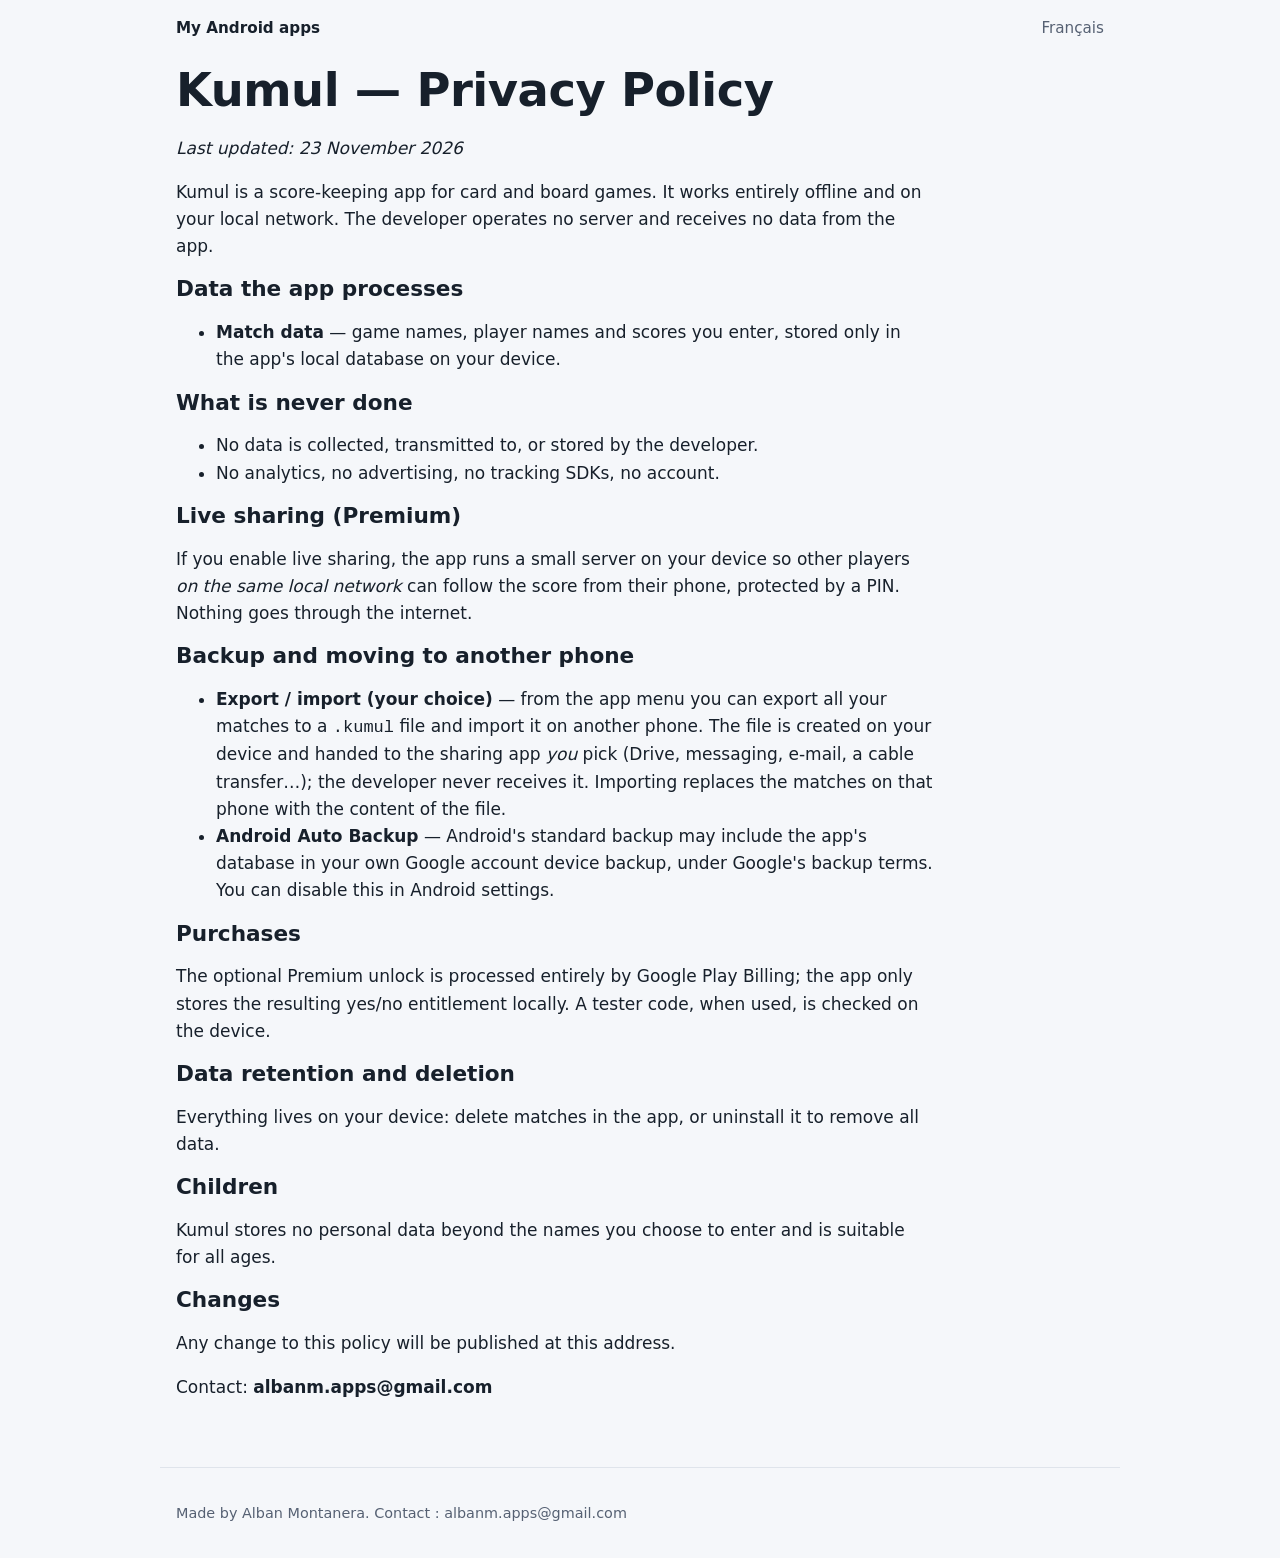
<file: kumul/privacy/index.html>
<!doctype html>
<html lang="en"><head><meta charset="utf-8"><meta name="viewport" content="width=device-width,initial-scale=1">
<title>Kumul privacy policy</title><meta name="description" content="Privacy policy of Kumul for Android.">
<link rel="canonical" href="https://amontanera.github.io/kumul/privacy/"><link rel="alternate" hreflang="fr" href="https://amontanera.github.io/kumul/"><link rel="alternate" hreflang="en" href="https://amontanera.github.io/kumul/en/"><link rel="alternate" hreflang="x-default" href="https://amontanera.github.io/kumul/en/">
<meta property="og:title" content="Kumul privacy policy"><meta property="og:description" content="Privacy policy of Kumul for Android."><meta property="og:url" content="https://amontanera.github.io/kumul/en/">
<meta property="og:image" content="https://amontanera.github.io/img/kumul/en-1.webp">
<link rel="stylesheet" href="/style.css"><style>:root{--accent:#3b6ea5}</style>
<link rel="icon" href="/img/kumul/icon.png">
</head><body>
<header class="top"><a href="/en/" class="home">My Android apps</a><a href="/kumul/" hreflang="fr">Français</a></header>
<main><article class="doc"><h1>Kumul — Privacy Policy</h1>
<p><em>Last updated: 23 November 2026</em></p>
<p>Kumul is a score-keeping app for card and board games. It works entirely offline and on your local network. The developer operates no server and receives no data from the app.</p>
<h2>Data the app processes</h2>
<ul>
<li><strong>Match data</strong> — game names, player names and scores you enter, stored only in the app's local database on your device.</li>
</ul>
<h2>What is never done</h2>
<ul>
<li>No data is collected, transmitted to, or stored by the developer.</li>
<li>No analytics, no advertising, no tracking SDKs, no account.</li>
</ul>
<h2>Live sharing (Premium)</h2>
<p>If you enable live sharing, the app runs a small server on your device so other players <em>on the same local network</em> can follow the score from their phone, protected by a PIN. Nothing goes through the internet.</p>
<h2>Backup and moving to another phone</h2>
<ul>
<li><strong>Export / import (your choice)</strong> — from the app menu you can export all your matches to a <code>.kumul</code> file and import it on another phone. The file is created on your device and handed to the sharing app <em>you</em> pick (Drive, messaging, e-mail, a cable transfer…); the developer never receives it. Importing replaces the matches on that phone with the content of the file.</li>
<li><strong>Android Auto Backup</strong> — Android's standard backup may include the app's database in your own Google account device backup, under Google's backup terms. You can disable this in Android settings.</li>
</ul>
<h2>Purchases</h2>
<p>The optional Premium unlock is processed entirely by Google Play Billing; the app only stores the resulting yes/no entitlement locally. A tester code, when used, is checked on the device.</p>
<h2>Data retention and deletion</h2>
<p>Everything lives on your device: delete matches in the app, or uninstall it to remove all data.</p>
<h2>Children</h2>
<p>Kumul stores no personal data beyond the names you choose to enter and is suitable for all ages.</p>
<h2>Changes</h2>
<p>Any change to this policy will be published at this address.</p>
<p>Contact: <strong>albanm.apps@gmail.com</strong></p></article></main>
<footer><p>Made by Alban Montanera. Contact : albanm.apps@gmail.com</p></footer>
</body></html>
</file>
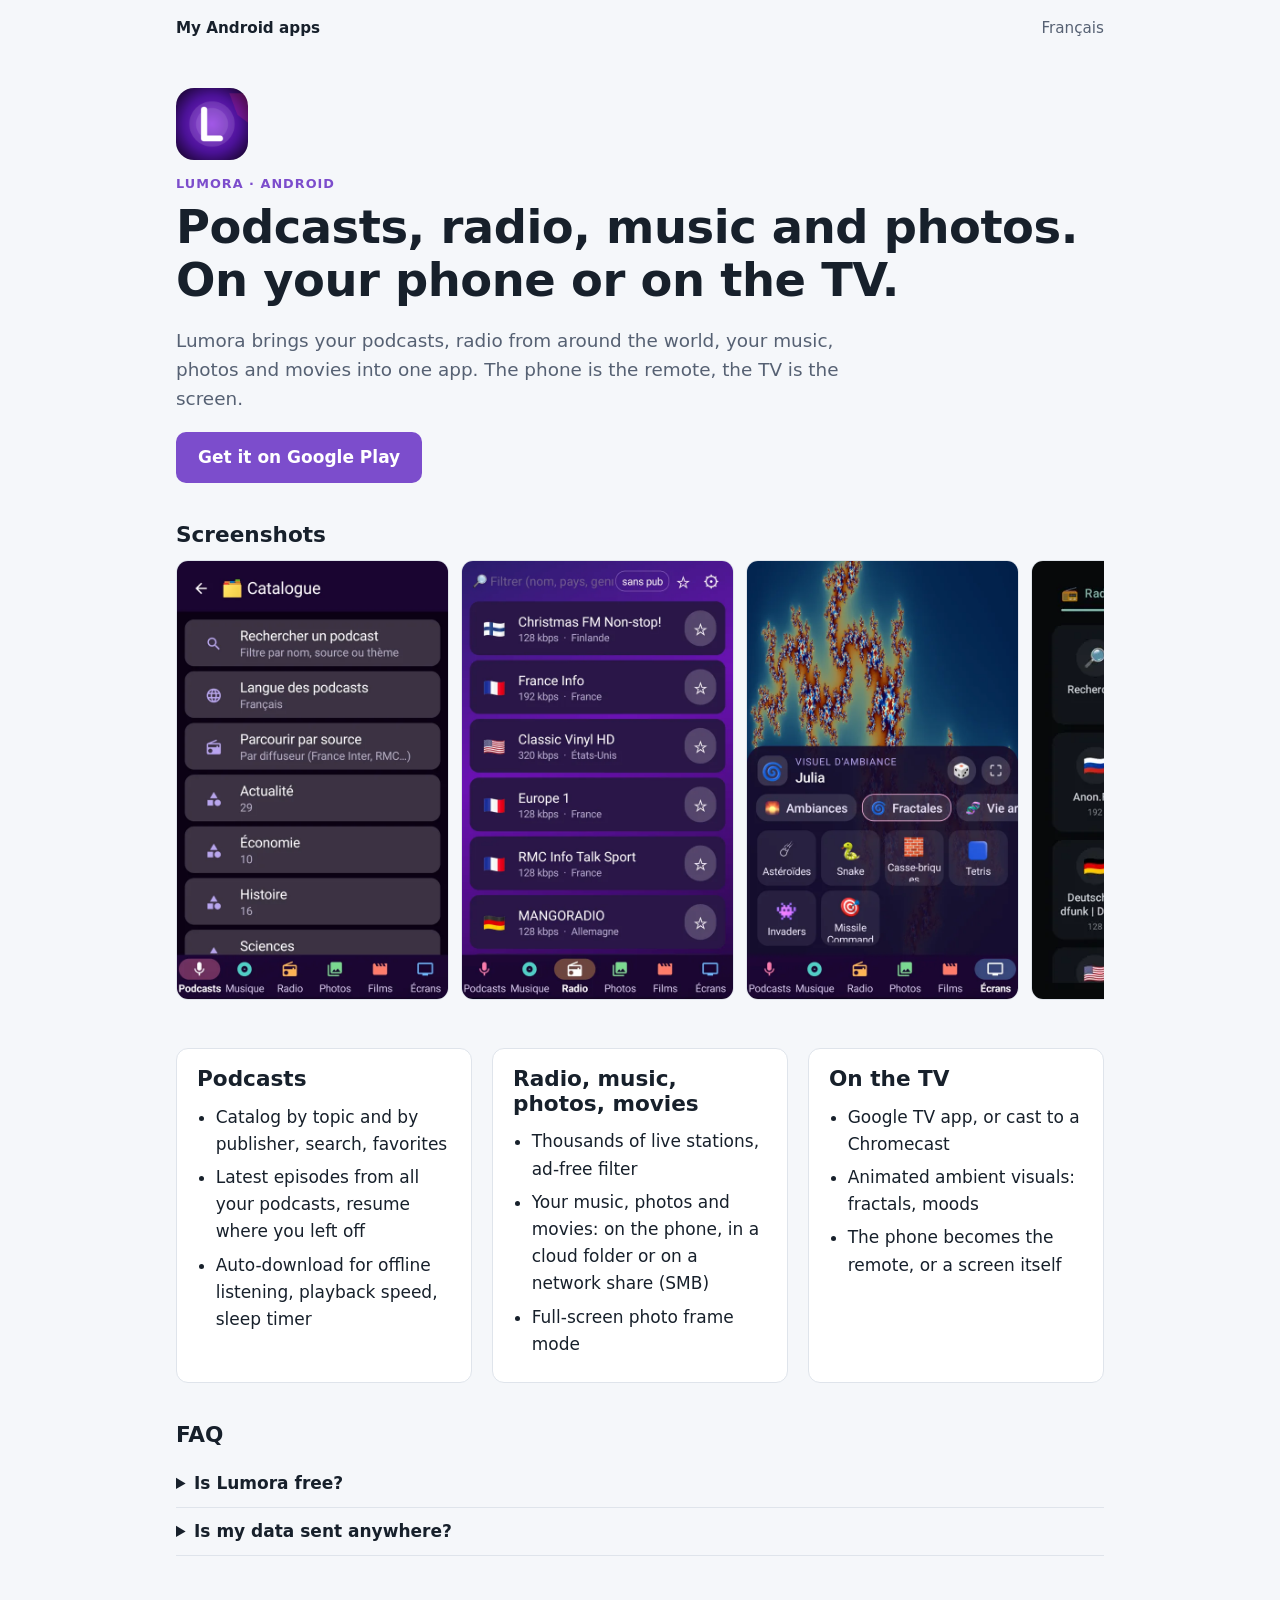
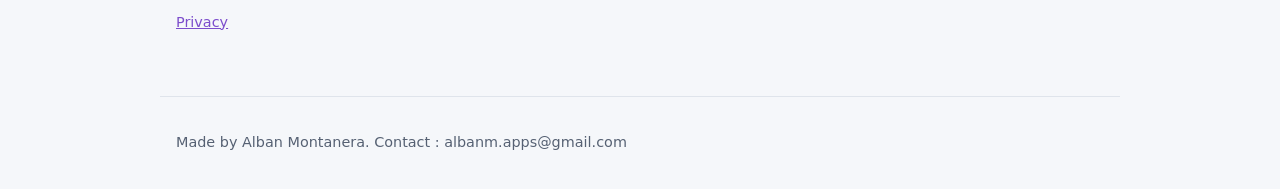
<file: lumora/en/index.html>
<!doctype html>
<html lang="en"><head><meta charset="utf-8"><meta name="viewport" content="width=device-width,initial-scale=1">
<title>Lumora: podcasts, radio, music and photos on your phone and Google TV</title><meta name="description" content="Free Android app: podcasts, thousands of live radio stations, your music, photos and movies, on the phone or sent to the TV (Google TV, Chromecast). No account, no ads.">
<link rel="canonical" href="https://amontanera.github.io/lumora/en/"><link rel="alternate" hreflang="fr" href="https://amontanera.github.io/lumora/"><link rel="alternate" hreflang="en" href="https://amontanera.github.io/lumora/en/"><link rel="alternate" hreflang="x-default" href="https://amontanera.github.io/lumora/en/">
<meta property="og:title" content="Lumora: podcasts, radio, music and photos on your phone and Google TV"><meta property="og:description" content="Free Android app: podcasts, thousands of live radio stations, your music, photos and movies, on the phone or sent to the TV (Google TV, Chromecast). No account, no ads."><meta property="og:url" content="https://amontanera.github.io/lumora/en/">
<meta property="og:image" content="https://amontanera.github.io/img/lumora/en-1.webp">
<link rel="stylesheet" href="/style.css"><style>:root{--accent:#7c4dcc}</style>
<link rel="icon" href="/img/lumora/icon.png">
</head><body>
<header class="top"><a href="/en/" class="home">My Android apps</a><a href="/lumora/" hreflang="fr">Français</a></header>
<main><section class="hero"><img src="/img/lumora/icon.png" alt="" width="72" height="72" class="icon">
<p class="eyebrow">Lumora · Android</p><h1>Podcasts, radio, music and photos. On your phone or on the TV.</h1><p class="lede">Lumora brings your podcasts, radio from around the world, your music, photos and movies into one app. The phone is the remote, the TV is the screen.</p><a class="cta" href="https://play.google.com/store/apps/details?id=albanm.lumora&hl=en">Get it on Google Play</a></section>
<section><h2>Screenshots</h2><div class="shots"><img src="/img/lumora/en-1.webp" alt="Lumora 1" loading="lazy"><img src="/img/lumora/en-2.webp" alt="Lumora 2" loading="lazy"><img src="/img/lumora/en-3.webp" alt="Lumora 3" loading="lazy"><img src="/img/lumora/en-4.webp" alt="Lumora 4" loading="lazy"><img src="/img/lumora/en-5.webp" alt="Lumora 5" loading="lazy"></div></section>
<div class="feats"><section class="feat"><h2>Podcasts</h2><ul><li>Catalog by topic and by publisher, search, favorites</li><li>Latest episodes from all your podcasts, resume where you left off</li><li>Auto-download for offline listening, playback speed, sleep timer</li></ul></section><section class="feat"><h2>Radio, music, photos, movies</h2><ul><li>Thousands of live stations, ad-free filter</li><li>Your music, photos and movies: on the phone, in a cloud folder or on a network share (SMB)</li><li>Full-screen photo frame mode</li></ul></section><section class="feat"><h2>On the TV</h2><ul><li>Google TV app, or cast to a Chromecast</li><li>Animated ambient visuals: fractals, moods</li><li>The phone becomes the remote, or a screen itself</li></ul></section></div>
<section><h2>FAQ</h2><details><summary>Is Lumora free?</summary><p>Yes, no ads and no account. A one-time purchase unlocks advanced options.</p></details><details><summary>Is my data sent anywhere?</summary><p>No. No data collected, no tracking. Everything stays on your devices and local network.</p></details></section>
<p class="small"><a href="/lumora/privacy/">Privacy</a></p><script type="application/ld+json">{"@context":"https://schema.org","@type":"SoftwareApplication","name":"Lumora","operatingSystem":"Android","applicationCategory":"MultimediaApplication","offers":{"@type":"Offer","price":"0","priceCurrency":"EUR"},"author":{"@type":"Person","name":"Alban Montanera"},"downloadUrl":"https://play.google.com/store/apps/details?id=albanm.lumora"}</script></main>
<footer><p>Made by Alban Montanera. Contact : albanm.apps@gmail.com</p></footer>
</body></html>
</file>
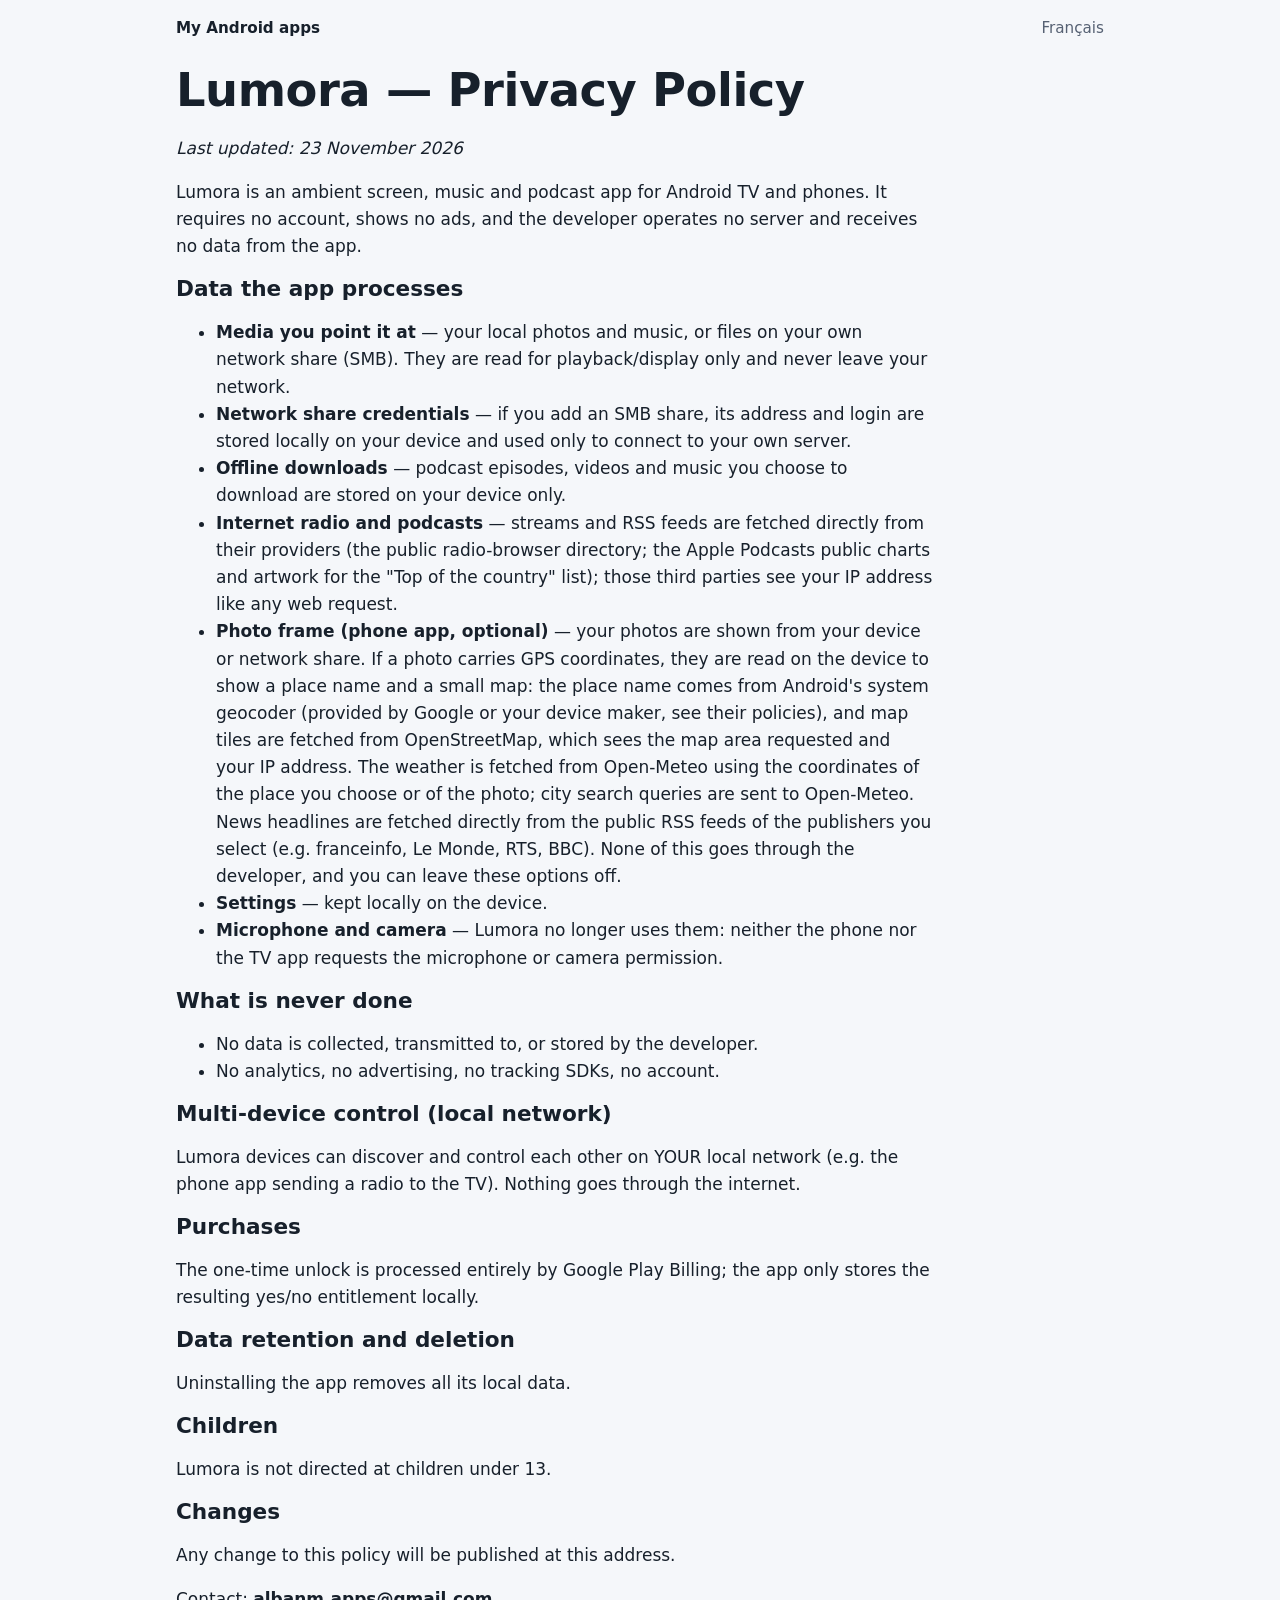
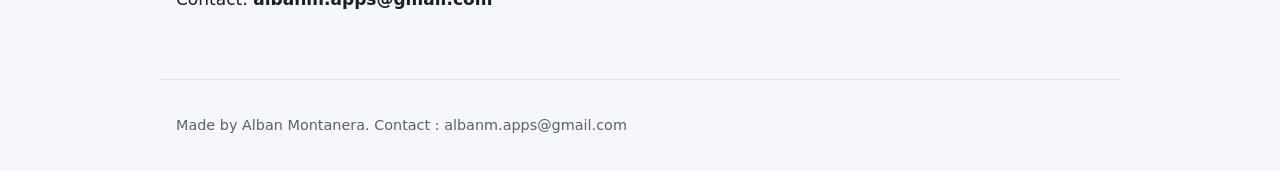
<file: lumora/privacy/index.html>
<!doctype html>
<html lang="en"><head><meta charset="utf-8"><meta name="viewport" content="width=device-width,initial-scale=1">
<title>Lumora privacy policy</title><meta name="description" content="Privacy policy of Lumora for Android.">
<link rel="canonical" href="https://amontanera.github.io/lumora/privacy/"><link rel="alternate" hreflang="fr" href="https://amontanera.github.io/lumora/"><link rel="alternate" hreflang="en" href="https://amontanera.github.io/lumora/en/"><link rel="alternate" hreflang="x-default" href="https://amontanera.github.io/lumora/en/">
<meta property="og:title" content="Lumora privacy policy"><meta property="og:description" content="Privacy policy of Lumora for Android."><meta property="og:url" content="https://amontanera.github.io/lumora/en/">
<meta property="og:image" content="https://amontanera.github.io/img/lumora/en-1.webp">
<link rel="stylesheet" href="/style.css"><style>:root{--accent:#3b6ea5}</style>
<link rel="icon" href="/img/lumora/icon.png">
</head><body>
<header class="top"><a href="/en/" class="home">My Android apps</a><a href="/lumora/" hreflang="fr">Français</a></header>
<main><article class="doc"><h1>Lumora — Privacy Policy</h1>
<p><em>Last updated: 23 November 2026</em></p>
<p>Lumora is an ambient screen, music and podcast app for Android TV and phones. It requires no account, shows no ads, and the developer operates no server and receives no data from the app.</p>
<h2>Data the app processes</h2>
<ul>
<li><strong>Media you point it at</strong> — your local photos and music, or files on your own network share (SMB). They are read for playback/display only and never leave your network.</li>
<li><strong>Network share credentials</strong> — if you add an SMB share, its address and login are stored locally on your device and used only to connect to your own server.</li>
<li><strong>Offline downloads</strong> — podcast episodes, videos and music you choose to download are stored on your device only.</li>
<li><strong>Internet radio and podcasts</strong> — streams and RSS feeds are fetched directly from their providers (the public radio-browser directory; the Apple Podcasts public charts and artwork for the "Top of the country" list); those third parties see your IP address like any web request.</li>
<li><strong>Photo frame (phone app, optional)</strong> — your photos are shown from your device or network share. If a photo carries GPS coordinates, they are read on the device to show a place name and a small map: the place name comes from Android's system geocoder (provided by Google or your device maker, see their policies), and map tiles are fetched from OpenStreetMap, which sees the map area requested and your IP address. The weather is fetched from Open-Meteo using the coordinates of the place you choose or of the photo; city search queries are sent to Open-Meteo. News headlines are fetched directly from the public RSS feeds of the publishers you select (e.g. franceinfo, Le Monde, RTS, BBC). None of this goes through the developer, and you can leave these options off.</li>
<li><strong>Settings</strong> — kept locally on the device.</li>
<li><strong>Microphone and camera</strong> — Lumora no longer uses them: neither the phone nor the TV app requests the microphone or camera permission.</li>
</ul>
<h2>What is never done</h2>
<ul>
<li>No data is collected, transmitted to, or stored by the developer.</li>
<li>No analytics, no advertising, no tracking SDKs, no account.</li>
</ul>
<h2>Multi-device control (local network)</h2>
<p>Lumora devices can discover and control each other on YOUR local network (e.g. the phone app sending a radio to the TV). Nothing goes through the internet.</p>
<h2>Purchases</h2>
<p>The one-time unlock is processed entirely by Google Play Billing; the app only stores the resulting yes/no entitlement locally.</p>
<h2>Data retention and deletion</h2>
<p>Uninstalling the app removes all its local data.</p>
<h2>Children</h2>
<p>Lumora is not directed at children under 13.</p>
<h2>Changes</h2>
<p>Any change to this policy will be published at this address.</p>
<p>Contact: <strong>albanm.apps@gmail.com</strong></p></article></main>
<footer><p>Made by Alban Montanera. Contact : albanm.apps@gmail.com</p></footer>
</body></html>
</file>
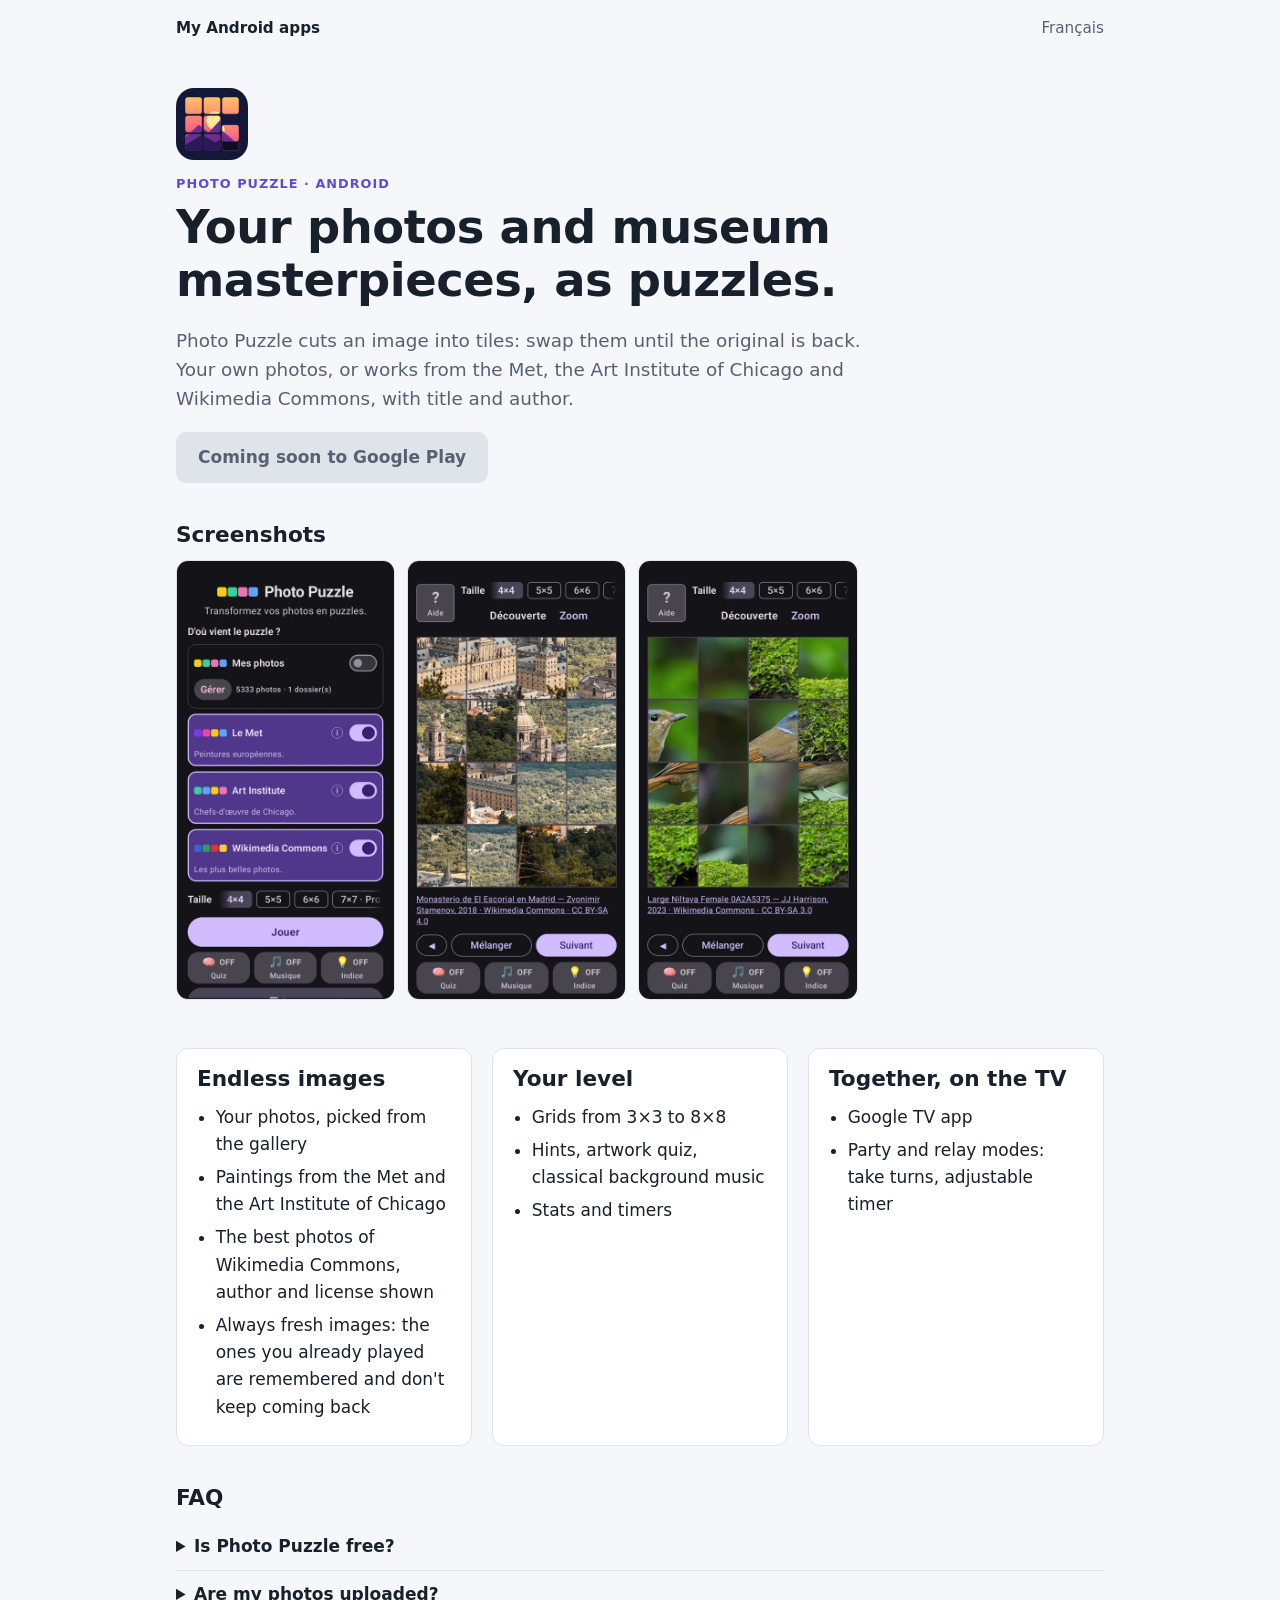
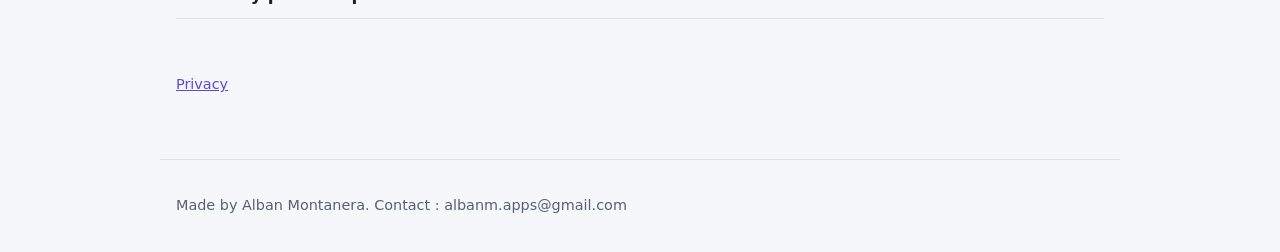
<file: puzzle/en/index.html>
<!doctype html>
<html lang="en"><head><meta charset="utf-8"><meta name="viewport" content="width=device-width,initial-scale=1">
<title>Photo Puzzle: your photos and museum masterpieces as puzzles, on phone and TV</title><meta name="description" content="Android puzzle game: your photos, paintings from the Met and the Art Institute of Chicago, and the best photos of Wikimedia Commons, in 3×3 to 8×8 grids. On phone and Google TV.">
<link rel="canonical" href="https://amontanera.github.io/puzzle/en/"><link rel="alternate" hreflang="fr" href="https://amontanera.github.io/puzzle/"><link rel="alternate" hreflang="en" href="https://amontanera.github.io/puzzle/en/"><link rel="alternate" hreflang="x-default" href="https://amontanera.github.io/puzzle/en/">
<meta property="og:title" content="Photo Puzzle: your photos and museum masterpieces as puzzles, on phone and TV"><meta property="og:description" content="Android puzzle game: your photos, paintings from the Met and the Art Institute of Chicago, and the best photos of Wikimedia Commons, in 3×3 to 8×8 grids. On phone and Google TV."><meta property="og:url" content="https://amontanera.github.io/puzzle/en/">
<meta property="og:image" content="https://amontanera.github.io/img/puzzle/en-1.webp">
<link rel="stylesheet" href="/style.css"><style>:root{--accent:#5b4bd6}</style>
<link rel="icon" href="/img/puzzle/icon.png">
</head><body>
<header class="top"><a href="/en/" class="home">My Android apps</a><a href="/puzzle/" hreflang="fr">Français</a></header>
<main><section class="hero"><img src="/img/puzzle/icon.png" alt="" width="72" height="72" class="icon">
<p class="eyebrow">Photo Puzzle · Android</p><h1>Your photos and museum masterpieces, as puzzles.</h1><p class="lede">Photo Puzzle cuts an image into tiles: swap them until the original is back. Your own photos, or works from the Met, the Art Institute of Chicago and Wikimedia Commons, with title and author.</p><span class="cta off">Coming soon to Google Play</span></section>
<section><h2>Screenshots</h2><div class="shots"><img src="/img/puzzle/en-1.webp" alt="Photo Puzzle 1" loading="lazy"><img src="/img/puzzle/en-2.webp" alt="Photo Puzzle 2" loading="lazy"><img src="/img/puzzle/en-3.webp" alt="Photo Puzzle 3" loading="lazy"></div></section>
<div class="feats"><section class="feat"><h2>Endless images</h2><ul><li>Your photos, picked from the gallery</li><li>Paintings from the Met and the Art Institute of Chicago</li><li>The best photos of Wikimedia Commons, author and license shown</li><li>Always fresh images: the ones you already played are remembered and don&#x27;t keep coming back</li></ul></section><section class="feat"><h2>Your level</h2><ul><li>Grids from 3×3 to 8×8</li><li>Hints, artwork quiz, classical background music</li><li>Stats and timers</li></ul></section><section class="feat"><h2>Together, on the TV</h2><ul><li>Google TV app</li><li>Party and relay modes: take turns, adjustable timer</li></ul></section></div>
<section><h2>FAQ</h2><details><summary>Is Photo Puzzle free?</summary><p>Yes. Pro, a one-time purchase, unlocks the big grids and photos from a NAS.</p></details><details><summary>Are my photos uploaded?</summary><p>No, they stay on your device.</p></details></section>
<p class="small"><a href="/puzzle/privacy/">Privacy</a></p><script type="application/ld+json">{"@context":"https://schema.org","@type":"SoftwareApplication","name":"Photo Puzzle","operatingSystem":"Android","applicationCategory":"GameApplication","offers":{"@type":"Offer","price":"0","priceCurrency":"EUR"},"author":{"@type":"Person","name":"Alban Montanera"}}</script></main>
<footer><p>Made by Alban Montanera. Contact : albanm.apps@gmail.com</p></footer>
</body></html>
</file>
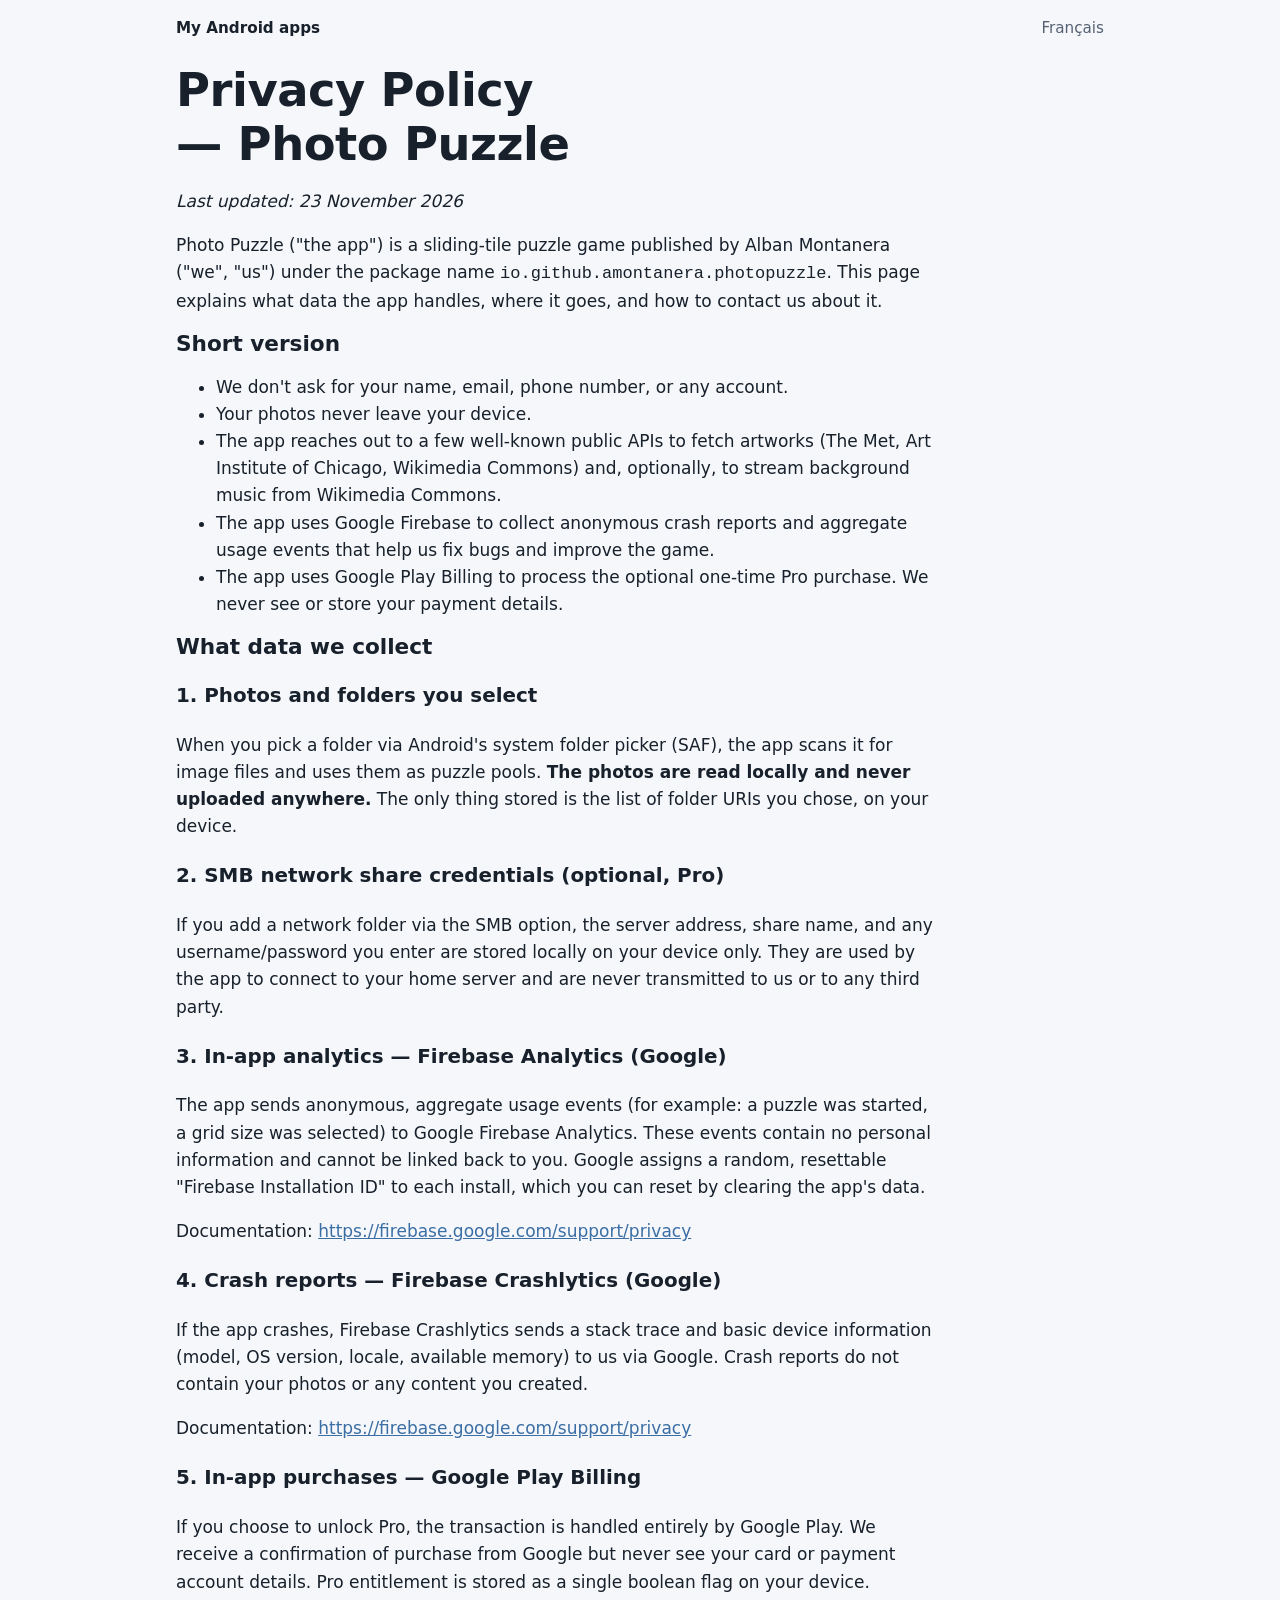
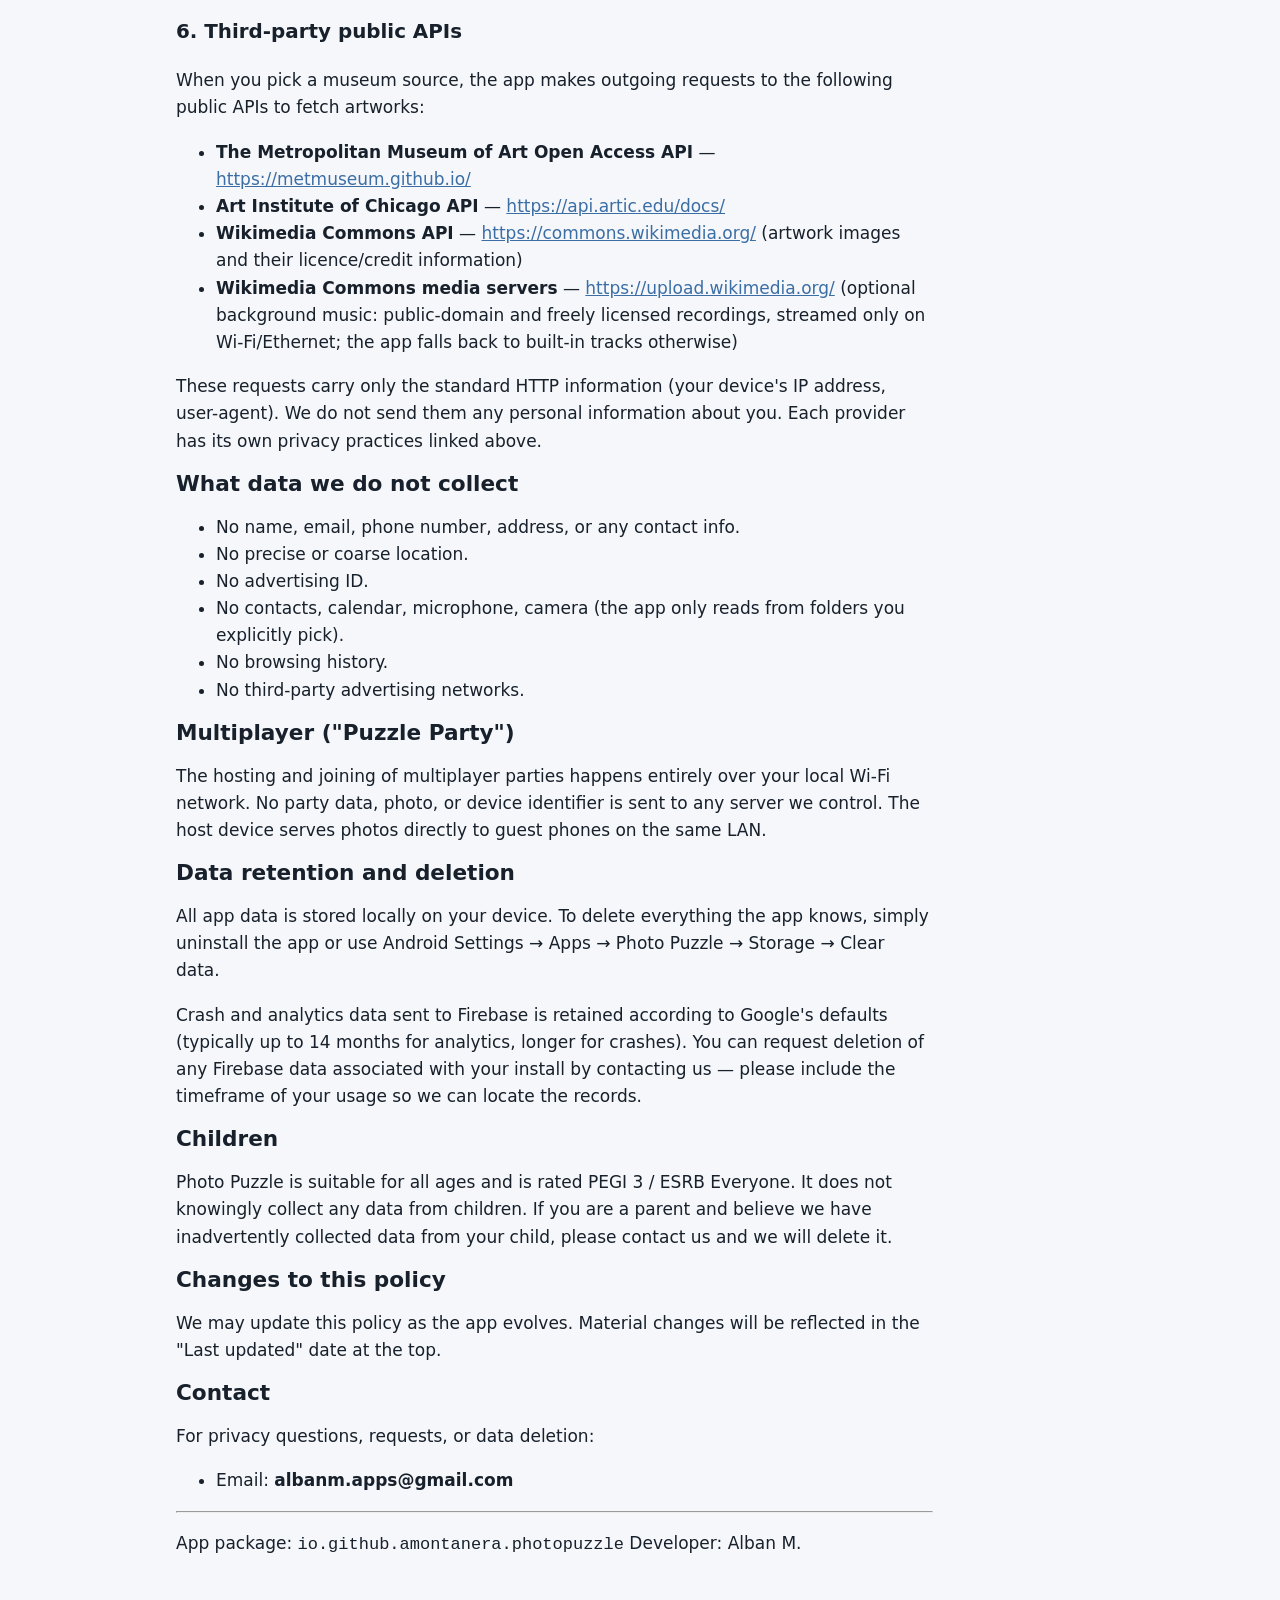
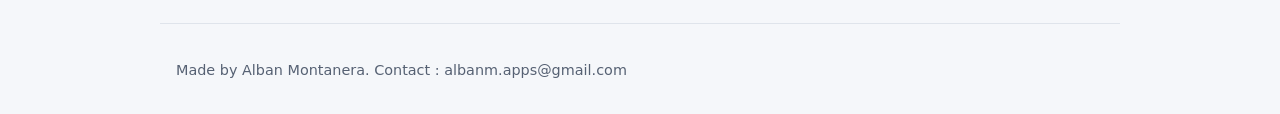
<file: puzzle/privacy/index.html>
<!doctype html>
<html lang="en"><head><meta charset="utf-8"><meta name="viewport" content="width=device-width,initial-scale=1">
<title>Photo Puzzle privacy policy</title><meta name="description" content="Privacy policy of Photo Puzzle for Android.">
<link rel="canonical" href="https://amontanera.github.io/puzzle/privacy/"><link rel="alternate" hreflang="fr" href="https://amontanera.github.io/puzzle/"><link rel="alternate" hreflang="en" href="https://amontanera.github.io/puzzle/en/"><link rel="alternate" hreflang="x-default" href="https://amontanera.github.io/puzzle/en/">
<meta property="og:title" content="Photo Puzzle privacy policy"><meta property="og:description" content="Privacy policy of Photo Puzzle for Android."><meta property="og:url" content="https://amontanera.github.io/puzzle/en/">
<meta property="og:image" content="https://amontanera.github.io/img/puzzle/en-1.webp">
<link rel="stylesheet" href="/style.css"><style>:root{--accent:#3b6ea5}</style>
<link rel="icon" href="/img/puzzle/icon.png">
</head><body>
<header class="top"><a href="/en/" class="home">My Android apps</a><a href="/puzzle/" hreflang="fr">Français</a></header>
<main><article class="doc"><h1>Privacy Policy — Photo Puzzle</h1>
<p><em>Last updated: 23 November 2026</em></p>
<p>Photo Puzzle ("the app") is a sliding-tile puzzle game published by Alban Montanera ("we", "us") under the package name <code>io.github.amontanera.photopuzzle</code>. This page explains what data the app handles, where it goes, and how to contact us about it.</p>
<h2>Short version</h2>
<ul>
<li>We don't ask for your name, email, phone number, or any account.</li>
<li>Your photos never leave your device.</li>
<li>The app reaches out to a few well-known public APIs to fetch artworks (The Met, Art Institute of Chicago, Wikimedia Commons) and, optionally, to stream background music from Wikimedia Commons.</li>
<li>The app uses Google Firebase to collect anonymous crash reports and aggregate usage events that help us fix bugs and improve the game.</li>
<li>The app uses Google Play Billing to process the optional one-time Pro purchase. We never see or store your payment details.</li>
</ul>
<h2>What data we collect</h2>
<h3>1. Photos and folders you select</h3>
<p>When you pick a folder via Android's system folder picker (SAF), the app scans it for image files and uses them as puzzle pools. <strong>The photos are read locally and never uploaded anywhere.</strong> The only thing stored is the list of folder URIs you chose, on your device.</p>
<h3>2. SMB network share credentials (optional, Pro)</h3>
<p>If you add a network folder via the SMB option, the server address, share name, and any username/password you enter are stored locally on your device only. They are used by the app to connect to your home server and are never transmitted to us or to any third party.</p>
<h3>3. In-app analytics — Firebase Analytics (Google)</h3>
<p>The app sends anonymous, aggregate usage events (for example: a puzzle was started, a grid size was selected) to Google Firebase Analytics. These events contain no personal information and cannot be linked back to you. Google assigns a random, resettable "Firebase Installation ID" to each install, which you can reset by clearing the app's data.</p>
<p>Documentation: <a href="https://firebase.google.com/support/privacy">https://firebase.google.com/support/privacy</a></p>
<h3>4. Crash reports — Firebase Crashlytics (Google)</h3>
<p>If the app crashes, Firebase Crashlytics sends a stack trace and basic device information (model, OS version, locale, available memory) to us via Google. Crash reports do not contain your photos or any content you created.</p>
<p>Documentation: <a href="https://firebase.google.com/support/privacy">https://firebase.google.com/support/privacy</a></p>
<h3>5. In-app purchases — Google Play Billing</h3>
<p>If you choose to unlock Pro, the transaction is handled entirely by Google Play. We receive a confirmation of purchase from Google but never see your card or payment account details. Pro entitlement is stored as a single boolean flag on your device.</p>
<h3>6. Third-party public APIs</h3>
<p>When you pick a museum source, the app makes outgoing requests to the following public APIs to fetch artworks:</p>
<ul>
<li><strong>The Metropolitan Museum of Art Open Access API</strong> — <a href="https://metmuseum.github.io/">https://metmuseum.github.io/</a></li>
<li><strong>Art Institute of Chicago API</strong> — <a href="https://api.artic.edu/docs/">https://api.artic.edu/docs/</a></li>
<li><strong>Wikimedia Commons API</strong> — <a href="https://commons.wikimedia.org/">https://commons.wikimedia.org/</a> (artwork images and their licence/credit information)</li>
<li><strong>Wikimedia Commons media servers</strong> — <a href="https://upload.wikimedia.org/">https://upload.wikimedia.org/</a> (optional background music: public-domain and freely licensed recordings, streamed only on Wi-Fi/Ethernet; the app falls back to built-in tracks otherwise)</li>
</ul>
<p>These requests carry only the standard HTTP information (your device's IP address, user-agent). We do not send them any personal information about you. Each provider has its own privacy practices linked above.</p>
<h2>What data we do not collect</h2>
<ul>
<li>No name, email, phone number, address, or any contact info.</li>
<li>No precise or coarse location.</li>
<li>No advertising ID.</li>
<li>No contacts, calendar, microphone, camera (the app only reads from folders you explicitly pick).</li>
<li>No browsing history.</li>
<li>No third-party advertising networks.</li>
</ul>
<h2>Multiplayer ("Puzzle Party")</h2>
<p>The hosting and joining of multiplayer parties happens entirely over your local Wi-Fi network. No party data, photo, or device identifier is sent to any server we control. The host device serves photos directly to guest phones on the same LAN.</p>
<h2>Data retention and deletion</h2>
<p>All app data is stored locally on your device. To delete everything the app knows, simply uninstall the app or use Android Settings → Apps → Photo Puzzle → Storage → Clear data.</p>
<p>Crash and analytics data sent to Firebase is retained according to Google's defaults (typically up to 14 months for analytics, longer for crashes). You can request deletion of any Firebase data associated with your install by contacting us — please include the timeframe of your usage so we can locate the records.</p>
<h2>Children</h2>
<p>Photo Puzzle is suitable for all ages and is rated PEGI 3 / ESRB Everyone. It does not knowingly collect any data from children. If you are a parent and believe we have inadvertently collected data from your child, please contact us and we will delete it.</p>
<h2>Changes to this policy</h2>
<p>We may update this policy as the app evolves. Material changes will be reflected in the "Last updated" date at the top.</p>
<h2>Contact</h2>
<p>For privacy questions, requests, or data deletion:</p>
<ul>
<li>Email: <strong>albanm.apps@gmail.com</strong></li>
</ul>
<hr />
<p>App package: <code>io.github.amontanera.photopuzzle</code>
Developer: Alban M. </p></article></main>
<footer><p>Made by Alban Montanera. Contact : albanm.apps@gmail.com</p></footer>
</body></html>
</file>
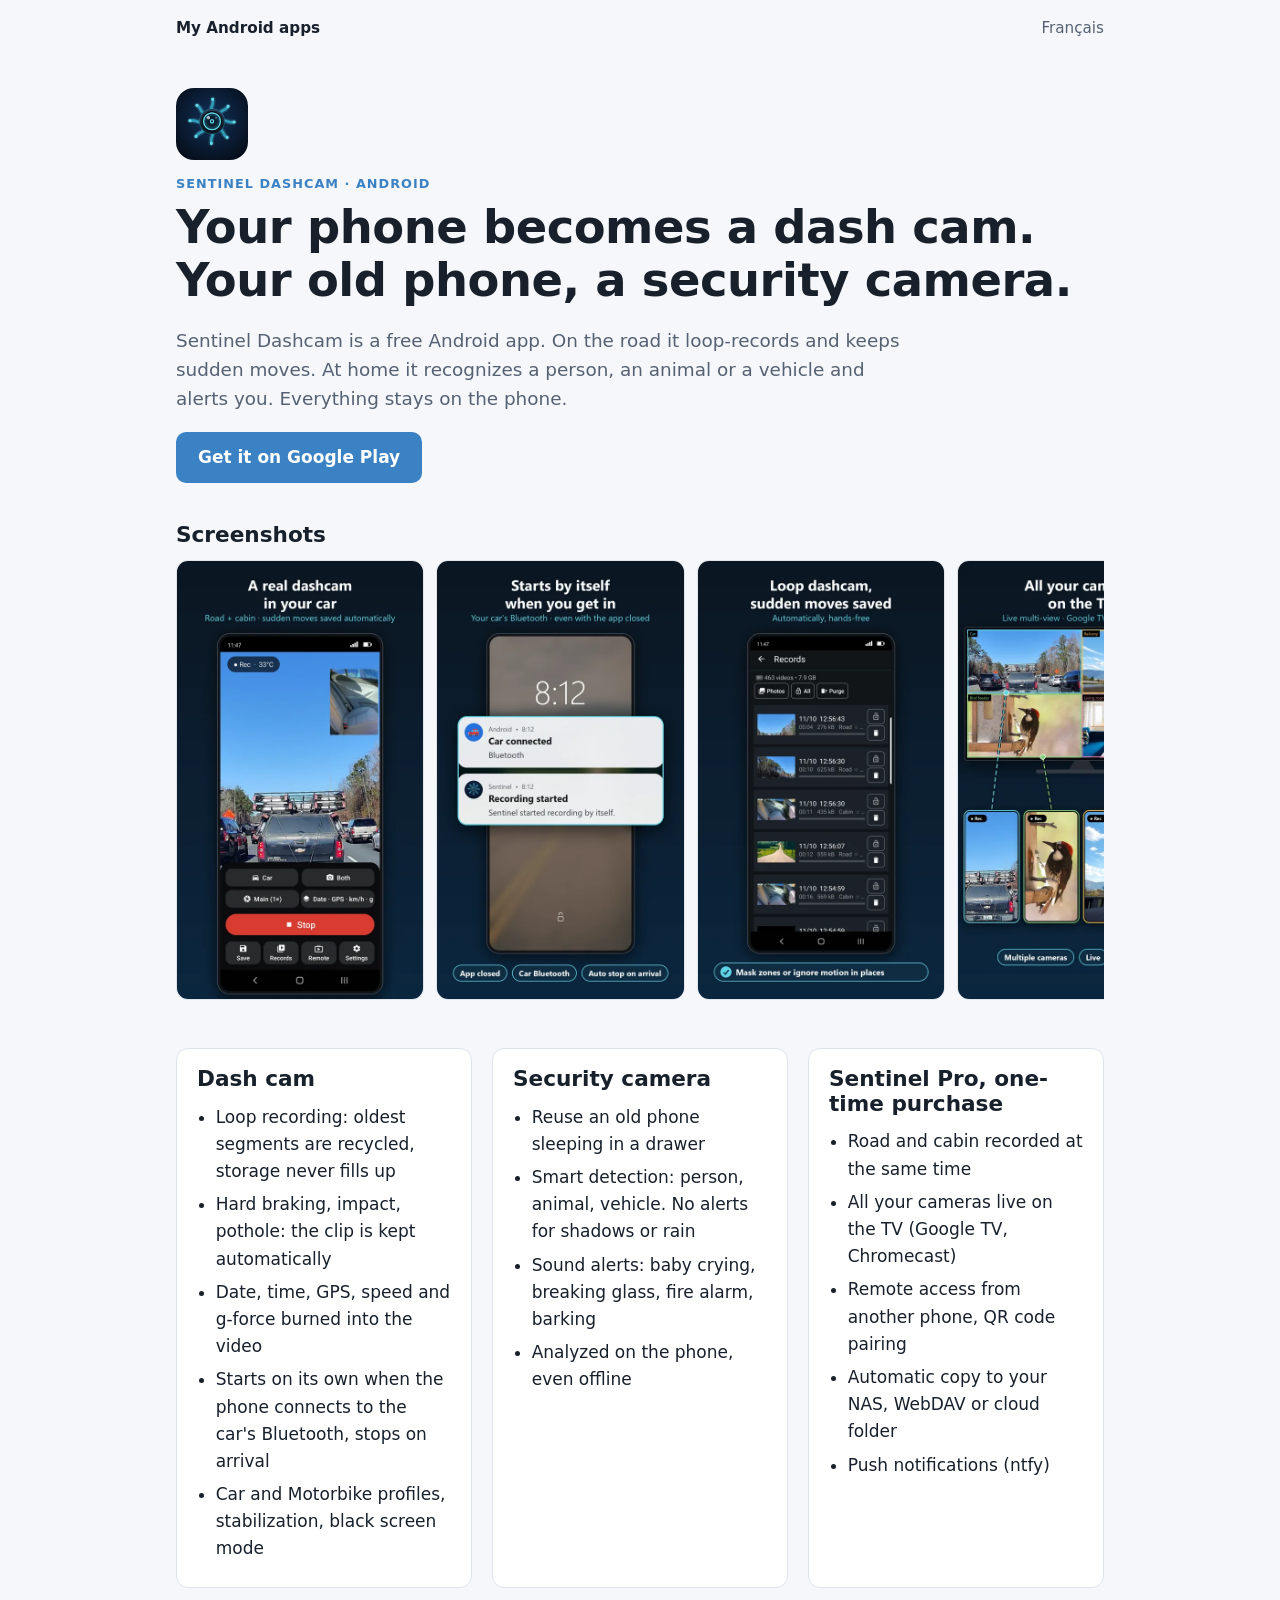
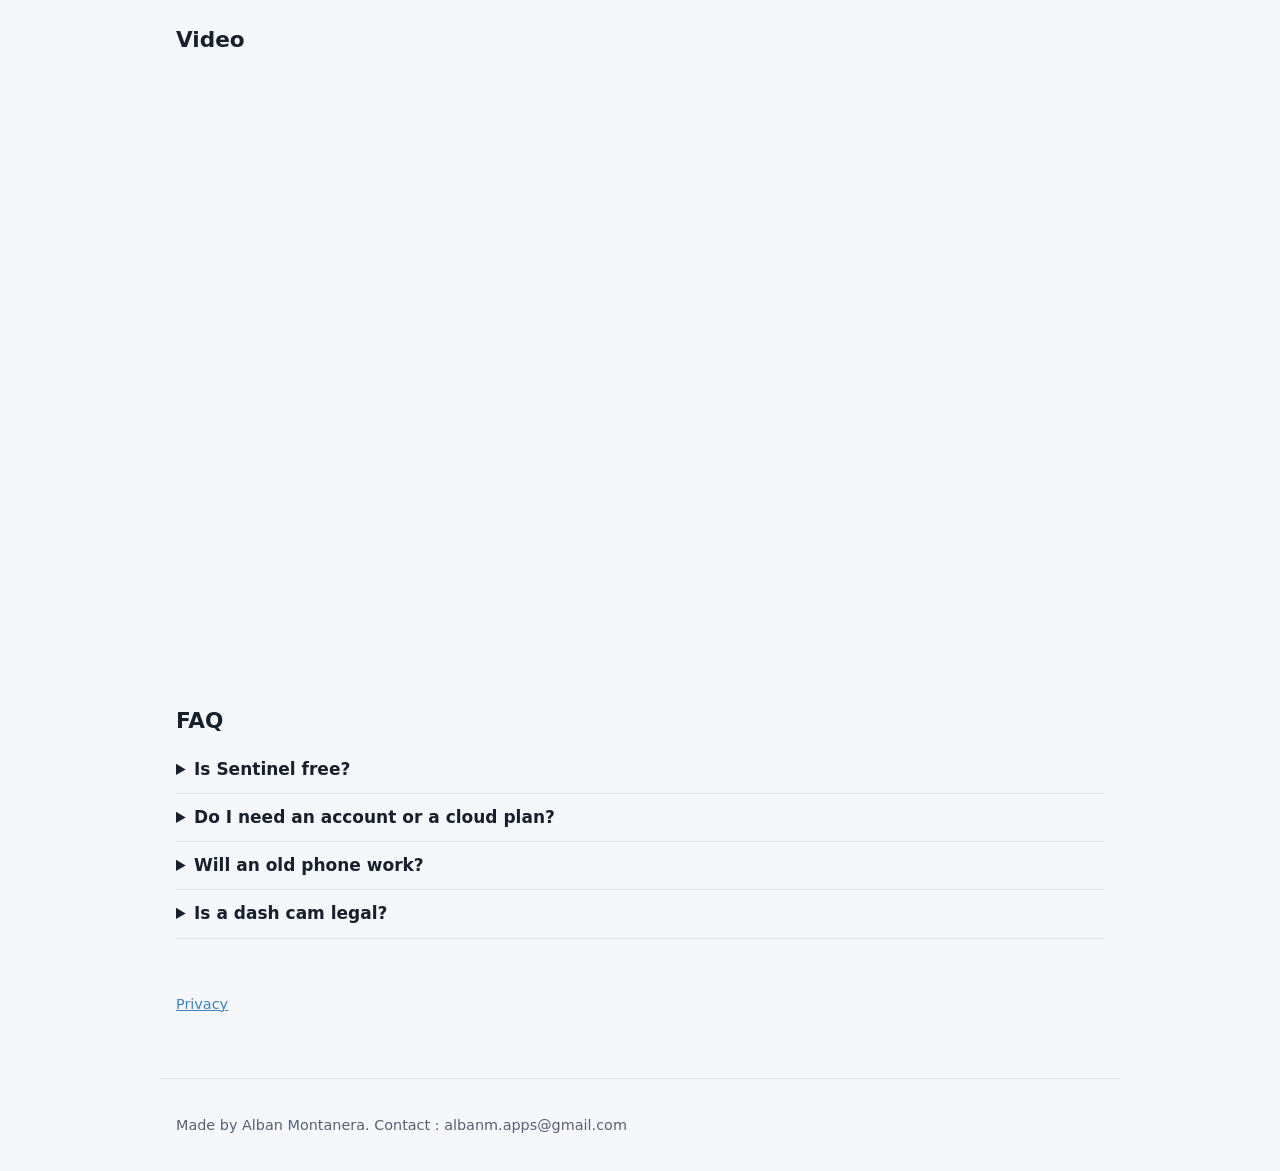
<file: sentinel/en/index.html>
<!doctype html>
<html lang="en"><head><meta charset="utf-8"><meta name="viewport" content="width=device-width,initial-scale=1">
<title>Sentinel Dashcam: turn your Android phone into a dash cam and security camera</title><meta name="description" content="Free Android app: loop-recording dash cam with impact save and GPS, and a smart security camera from an old phone. No subscription, no cloud, no account.">
<link rel="canonical" href="https://amontanera.github.io/sentinel/en/"><link rel="alternate" hreflang="fr" href="https://amontanera.github.io/sentinel/"><link rel="alternate" hreflang="en" href="https://amontanera.github.io/sentinel/en/"><link rel="alternate" hreflang="x-default" href="https://amontanera.github.io/sentinel/en/">
<meta property="og:title" content="Sentinel Dashcam: turn your Android phone into a dash cam and security camera"><meta property="og:description" content="Free Android app: loop-recording dash cam with impact save and GPS, and a smart security camera from an old phone. No subscription, no cloud, no account."><meta property="og:url" content="https://amontanera.github.io/sentinel/en/">
<meta property="og:image" content="https://amontanera.github.io/img/sentinel/en-1.webp">
<link rel="stylesheet" href="/style.css"><style>:root{--accent:#3b82c4}</style>
<link rel="icon" href="/img/sentinel/icon.png">
</head><body>
<header class="top"><a href="/en/" class="home">My Android apps</a><a href="/sentinel/" hreflang="fr">Français</a></header>
<main><section class="hero"><img src="/img/sentinel/icon.png" alt="" width="72" height="72" class="icon">
<p class="eyebrow">Sentinel Dashcam · Android</p><h1>Your phone becomes a dash cam. Your old phone, a security camera.</h1><p class="lede">Sentinel Dashcam is a free Android app. On the road it loop-records and keeps sudden moves. At home it recognizes a person, an animal or a vehicle and alerts you. Everything stays on the phone.</p><a class="cta" href="https://play.google.com/store/apps/details?id=albanm.dashcam&hl=en">Get it on Google Play</a></section>
<section><h2>Screenshots</h2><div class="shots"><img src="/img/sentinel/en-1.webp" alt="Sentinel Dashcam 1" loading="lazy"><img src="/img/sentinel/en-2.webp" alt="Sentinel Dashcam 2" loading="lazy"><img src="/img/sentinel/en-3.webp" alt="Sentinel Dashcam 3" loading="lazy"><img src="/img/sentinel/en-4.webp" alt="Sentinel Dashcam 4" loading="lazy"><img src="/img/sentinel/en-5.webp" alt="Sentinel Dashcam 5" loading="lazy"><img src="/img/sentinel/en-6.webp" alt="Sentinel Dashcam 6" loading="lazy"><img src="/img/sentinel/en-7.webp" alt="Sentinel Dashcam 7" loading="lazy"><img src="/img/sentinel/en-8.webp" alt="Sentinel Dashcam 8" loading="lazy"></div></section>
<div class="feats"><section class="feat"><h2>Dash cam</h2><ul><li>Loop recording: oldest segments are recycled, storage never fills up</li><li>Hard braking, impact, pothole: the clip is kept automatically</li><li>Date, time, GPS, speed and g-force burned into the video</li><li>Starts on its own when the phone connects to the car&#x27;s Bluetooth, stops on arrival</li><li>Car and Motorbike profiles, stabilization, black screen mode</li></ul></section><section class="feat"><h2>Security camera</h2><ul><li>Reuse an old phone sleeping in a drawer</li><li>Smart detection: person, animal, vehicle. No alerts for shadows or rain</li><li>Sound alerts: baby crying, breaking glass, fire alarm, barking</li><li>Analyzed on the phone, even offline</li></ul></section><section class="feat"><h2>Sentinel Pro, one-time purchase</h2><ul><li>Road and cabin recorded at the same time</li><li>All your cameras live on the TV (Google TV, Chromecast)</li><li>Remote access from another phone, QR code pairing</li><li>Automatic copy to your NAS, WebDAV or cloud folder</li><li>Push notifications (ntfy)</li></ul></section></div><section><h2>Video</h2><div class="vid"><iframe src="https://www.youtube-nocookie.com/embed/4-6GKQ-NBxI" title="Sentinel Dashcam" loading="lazy" allow="encrypted-media; picture-in-picture" allowfullscreen></iframe></div></section>
<section><h2>FAQ</h2><details><summary>Is Sentinel free?</summary><p>Yes. Dash cam, surveillance and detection are free, with no ads. Sentinel Pro is a one-time purchase, no subscription.</p></details><details><summary>Do I need an account or a cloud plan?</summary><p>No. No account, no server. Videos stay on the phone, or go only where you send them (NAS, WebDAV, cloud folder).</p></details><details><summary>Will an old phone work?</summary><p>Yes, Sentinel runs on Android 8 and later. An old phone on a charger makes a great security camera.</p></details><details><summary>Is a dash cam legal?</summary><p>Rules vary by country, especially for audio and sharing footage. Check your local law.</p></details></section>
<p class="small"><a href="/sentinel/privacy/">Privacy</a></p><script type="application/ld+json">{"@context":"https://schema.org","@type":"SoftwareApplication","name":"Sentinel Dashcam","operatingSystem":"Android","applicationCategory":"UtilitiesApplication","offers":{"@type":"Offer","price":"0","priceCurrency":"EUR"},"author":{"@type":"Person","name":"Alban Montanera"},"downloadUrl":"https://play.google.com/store/apps/details?id=albanm.dashcam"}</script></main>
<footer><p>Made by Alban Montanera. Contact : albanm.apps@gmail.com</p></footer>
</body></html>
</file>
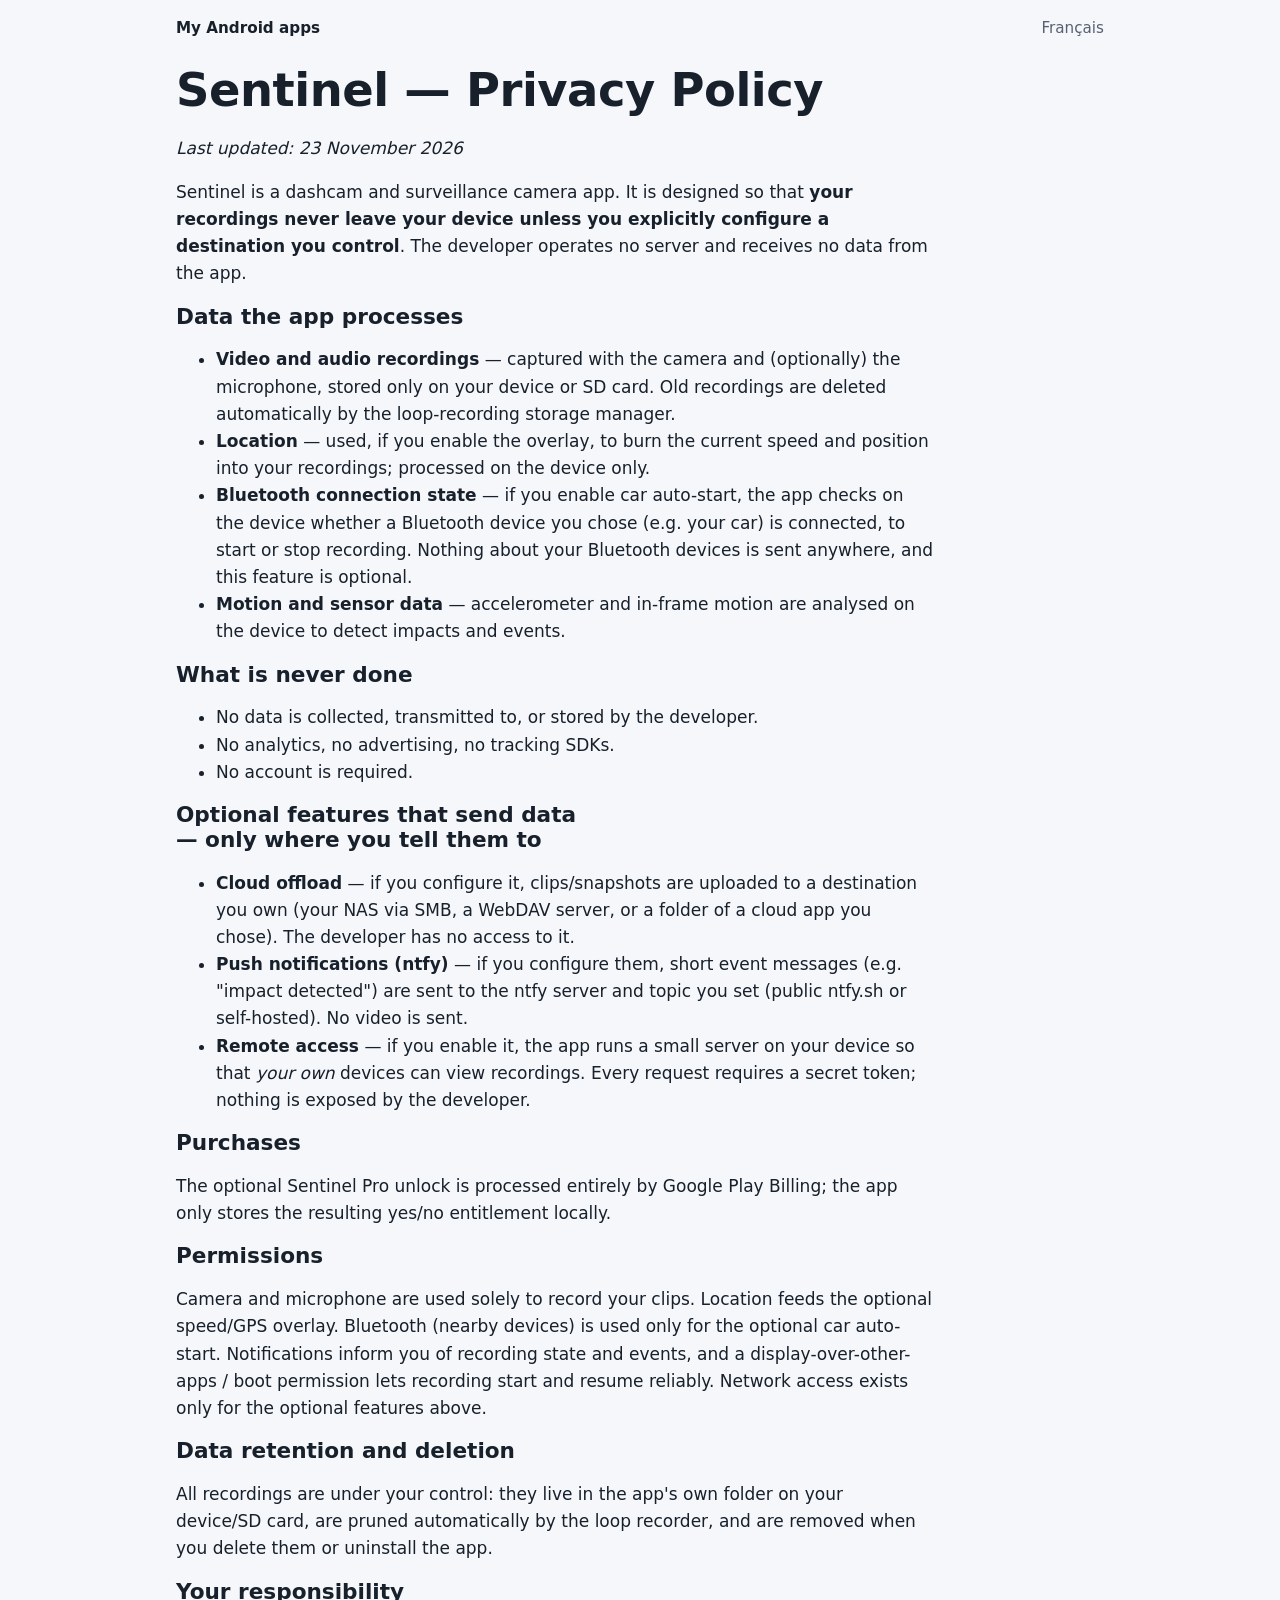
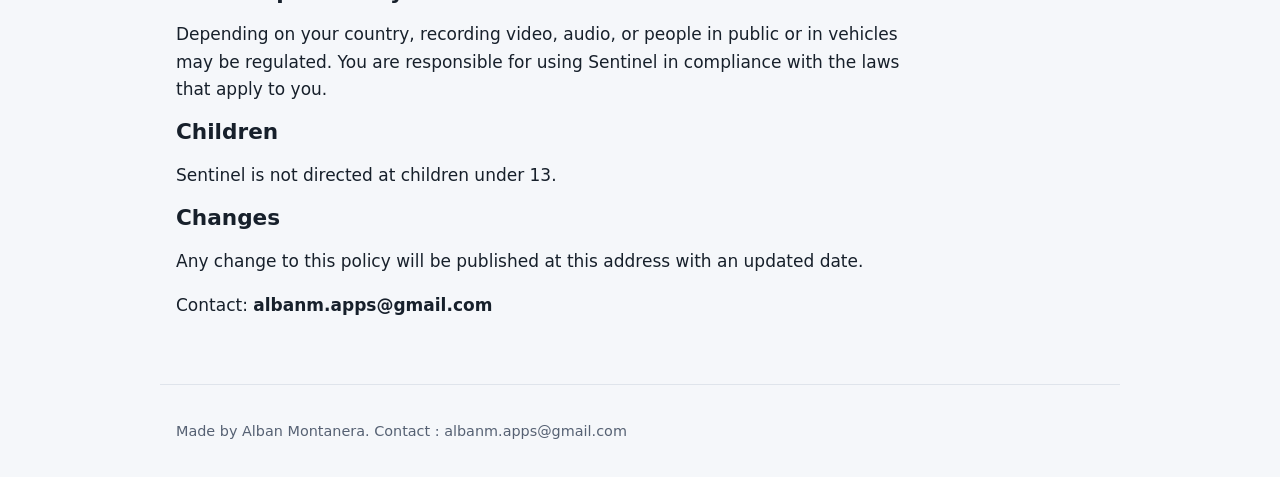
<file: sentinel/privacy/index.html>
<!doctype html>
<html lang="en"><head><meta charset="utf-8"><meta name="viewport" content="width=device-width,initial-scale=1">
<title>Sentinel Dashcam privacy policy</title><meta name="description" content="Privacy policy of Sentinel Dashcam for Android.">
<link rel="canonical" href="https://amontanera.github.io/sentinel/privacy/"><link rel="alternate" hreflang="fr" href="https://amontanera.github.io/sentinel/"><link rel="alternate" hreflang="en" href="https://amontanera.github.io/sentinel/en/"><link rel="alternate" hreflang="x-default" href="https://amontanera.github.io/sentinel/en/">
<meta property="og:title" content="Sentinel Dashcam privacy policy"><meta property="og:description" content="Privacy policy of Sentinel Dashcam for Android."><meta property="og:url" content="https://amontanera.github.io/sentinel/en/">
<meta property="og:image" content="https://amontanera.github.io/img/sentinel/en-1.webp">
<link rel="stylesheet" href="/style.css"><style>:root{--accent:#3b6ea5}</style>
<link rel="icon" href="/img/sentinel/icon.png">
</head><body>
<header class="top"><a href="/en/" class="home">My Android apps</a><a href="/sentinel/" hreflang="fr">Français</a></header>
<main><article class="doc"><h1>Sentinel — Privacy Policy</h1>
<p><em>Last updated: 23 November 2026</em></p>
<p>Sentinel is a dashcam and surveillance camera app. It is designed so that <strong>your recordings never leave your device unless you explicitly configure a destination you control</strong>. The developer operates no server and receives no data from the app.</p>
<h2>Data the app processes</h2>
<ul>
<li><strong>Video and audio recordings</strong> — captured with the camera and (optionally) the microphone, stored only on your device or SD card. Old recordings are deleted automatically by the loop-recording storage manager.</li>
<li><strong>Location</strong> — used, if you enable the overlay, to burn the current speed and position into your recordings; processed on the device only.</li>
<li><strong>Bluetooth connection state</strong> — if you enable car auto-start, the app checks on the device whether a Bluetooth device you chose (e.g. your car) is connected, to start or stop recording. Nothing about your Bluetooth devices is sent anywhere, and this feature is optional.</li>
<li><strong>Motion and sensor data</strong> — accelerometer and in-frame motion are analysed on the device to detect impacts and events.</li>
</ul>
<h2>What is never done</h2>
<ul>
<li>No data is collected, transmitted to, or stored by the developer.</li>
<li>No analytics, no advertising, no tracking SDKs.</li>
<li>No account is required.</li>
</ul>
<h2>Optional features that send data — only where you tell them to</h2>
<ul>
<li><strong>Cloud offload</strong> — if you configure it, clips/snapshots are uploaded to a destination you own (your NAS via SMB, a WebDAV server, or a folder of a cloud app you chose). The developer has no access to it.</li>
<li><strong>Push notifications (ntfy)</strong> — if you configure them, short event messages (e.g. "impact detected") are sent to the ntfy server and topic you set (public ntfy.sh or self-hosted). No video is sent.</li>
<li><strong>Remote access</strong> — if you enable it, the app runs a small server on your device so that <em>your own</em> devices can view recordings. Every request requires a secret token; nothing is exposed by the developer.</li>
</ul>
<h2>Purchases</h2>
<p>The optional Sentinel Pro unlock is processed entirely by Google Play Billing; the app only stores the resulting yes/no entitlement locally.</p>
<h2>Permissions</h2>
<p>Camera and microphone are used solely to record your clips. Location feeds the optional speed/GPS overlay. Bluetooth (nearby devices) is used only for the optional car auto-start. Notifications inform you of recording state and events, and a display-over-other-apps / boot permission lets recording start and resume reliably. Network access exists only for the optional features above.</p>
<h2>Data retention and deletion</h2>
<p>All recordings are under your control: they live in the app's own folder on your device/SD card, are pruned automatically by the loop recorder, and are removed when you delete them or uninstall the app.</p>
<h2>Your responsibility</h2>
<p>Depending on your country, recording video, audio, or people in public or in vehicles may be regulated. You are responsible for using Sentinel in compliance with the laws that apply to you.</p>
<h2>Children</h2>
<p>Sentinel is not directed at children under 13.</p>
<h2>Changes</h2>
<p>Any change to this policy will be published at this address with an updated date.</p>
<p>Contact: <strong>albanm.apps@gmail.com</strong></p></article></main>
<footer><p>Made by Alban Montanera. Contact : albanm.apps@gmail.com</p></footer>
</body></html>
</file>
<file: style.css>
/* Site vitrine : une colonne, polices système (aucune requête externe), accent par appli */
:root{--bg:#f5f7fa;--surface:#fff;--ink:#17202b;--muted:#566173;--line:#dfe4eb;--accent:#3b6ea5;
  --font:system-ui,-apple-system,"Segoe UI",Roboto,"Helvetica Neue",Arial,sans-serif}
@media (prefers-color-scheme:dark){:root{--bg:#10141a;--surface:#171d25;--ink:#e7ebf0;--muted:#9ba6b5;--line:#29313c;color-scheme:dark}}
*{box-sizing:border-box}
body{margin:0;background:var(--bg);color:var(--ink);font:17px/1.6 var(--font)}
main,header.top,footer{max-width:960px;margin:0 auto;padding-left:max(16px,env(safe-area-inset-left));padding-right:max(16px,env(safe-area-inset-right))}
header.top{display:flex;justify-content:space-between;gap:16px;padding-block:16px;font-size:.95rem}
a{color:var(--accent)}
header.top a{text-decoration:none;color:var(--muted)} header.top .home{color:var(--ink);font-weight:600}
main{display:flex;flex-direction:column;gap:40px;padding-block:8px 48px}
h1,h2{line-height:1.15;text-wrap:balance;margin:0 0 12px}
h1{font-size:clamp(1.9rem,5vw,2.9rem);letter-spacing:-.01em} h2{font-size:1.35rem}
.hero{display:flex;flex-direction:column;align-items:flex-start;gap:6px;padding-top:24px}
.icon{border-radius:18px}
.eyebrow{margin:8px 0 0;font-size:.8rem;font-weight:700;letter-spacing:.08em;text-transform:uppercase;color:var(--accent)}
.lede{font-size:1.15rem;color:var(--muted);max-width:62ch;margin:0 0 12px}
.cta{display:inline-block;background:var(--accent);color:#fff;text-decoration:none;font-weight:700;padding:12px 22px;border-radius:10px}
.cta:hover,.cta:focus-visible{filter:brightness(1.1)} .cta.off{background:var(--line);color:var(--muted)}
.shots{display:flex;gap:12px;overflow-x:auto;padding-bottom:8px;scroll-snap-type:x mandatory}
.shots img{flex:0 0 auto;height:min(440px,70vh);width:auto;max-width:none;border-radius:12px;scroll-snap-align:start;border:1px solid var(--line)}
.feats{display:grid;grid-template-columns:repeat(auto-fit,minmax(260px,1fr));gap:20px}
.feat{background:var(--surface);border:1px solid var(--line);border-radius:12px;padding:18px 20px}
.feat ul{margin:0;padding-left:1.1em} .feat li{margin-bottom:6px}
.vid{position:relative;width:min(340px,100%);aspect-ratio:9/16}
.vid iframe{position:absolute;inset:0;width:100%;height:100%;border:0;border-radius:12px}
details{border-bottom:1px solid var(--line);padding:10px 0} summary{cursor:pointer;font-weight:600}
details p{margin:8px 0 0;color:var(--muted)}
.cards{display:grid;grid-template-columns:repeat(auto-fit,minmax(210px,1fr));gap:16px}
.card{display:flex;flex-direction:column;gap:10px;align-items:flex-start;background:var(--surface);border:1px solid var(--line);border-radius:12px;padding:16px;text-decoration:none;color:var(--ink)}
.card img{border-radius:12px} .card:hover{border-color:var(--accent)}
.doc{max-width:70ch} .small{font-size:.9rem}
footer{color:var(--muted);font-size:.9rem;border-top:1px solid var(--line);padding-block:20px}
:focus-visible{outline:2px solid var(--accent);outline-offset:2px}
</file>
